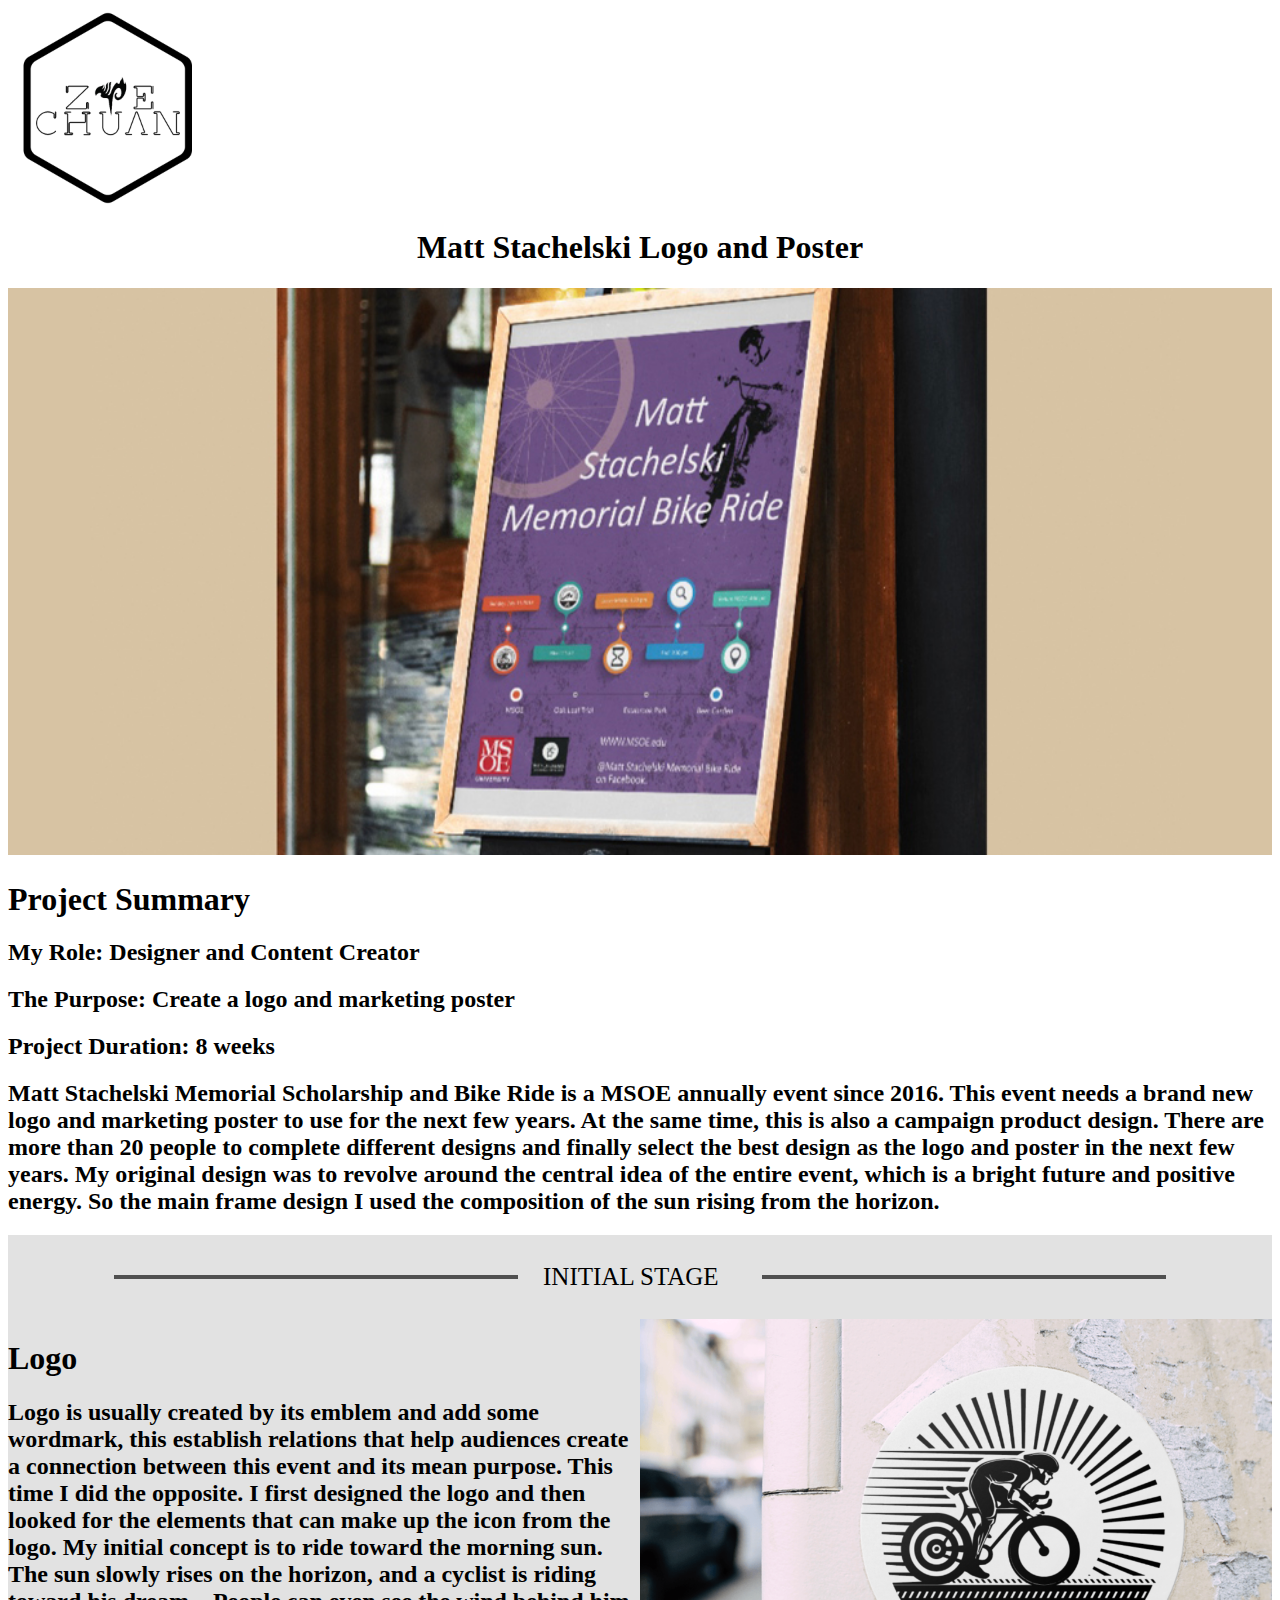
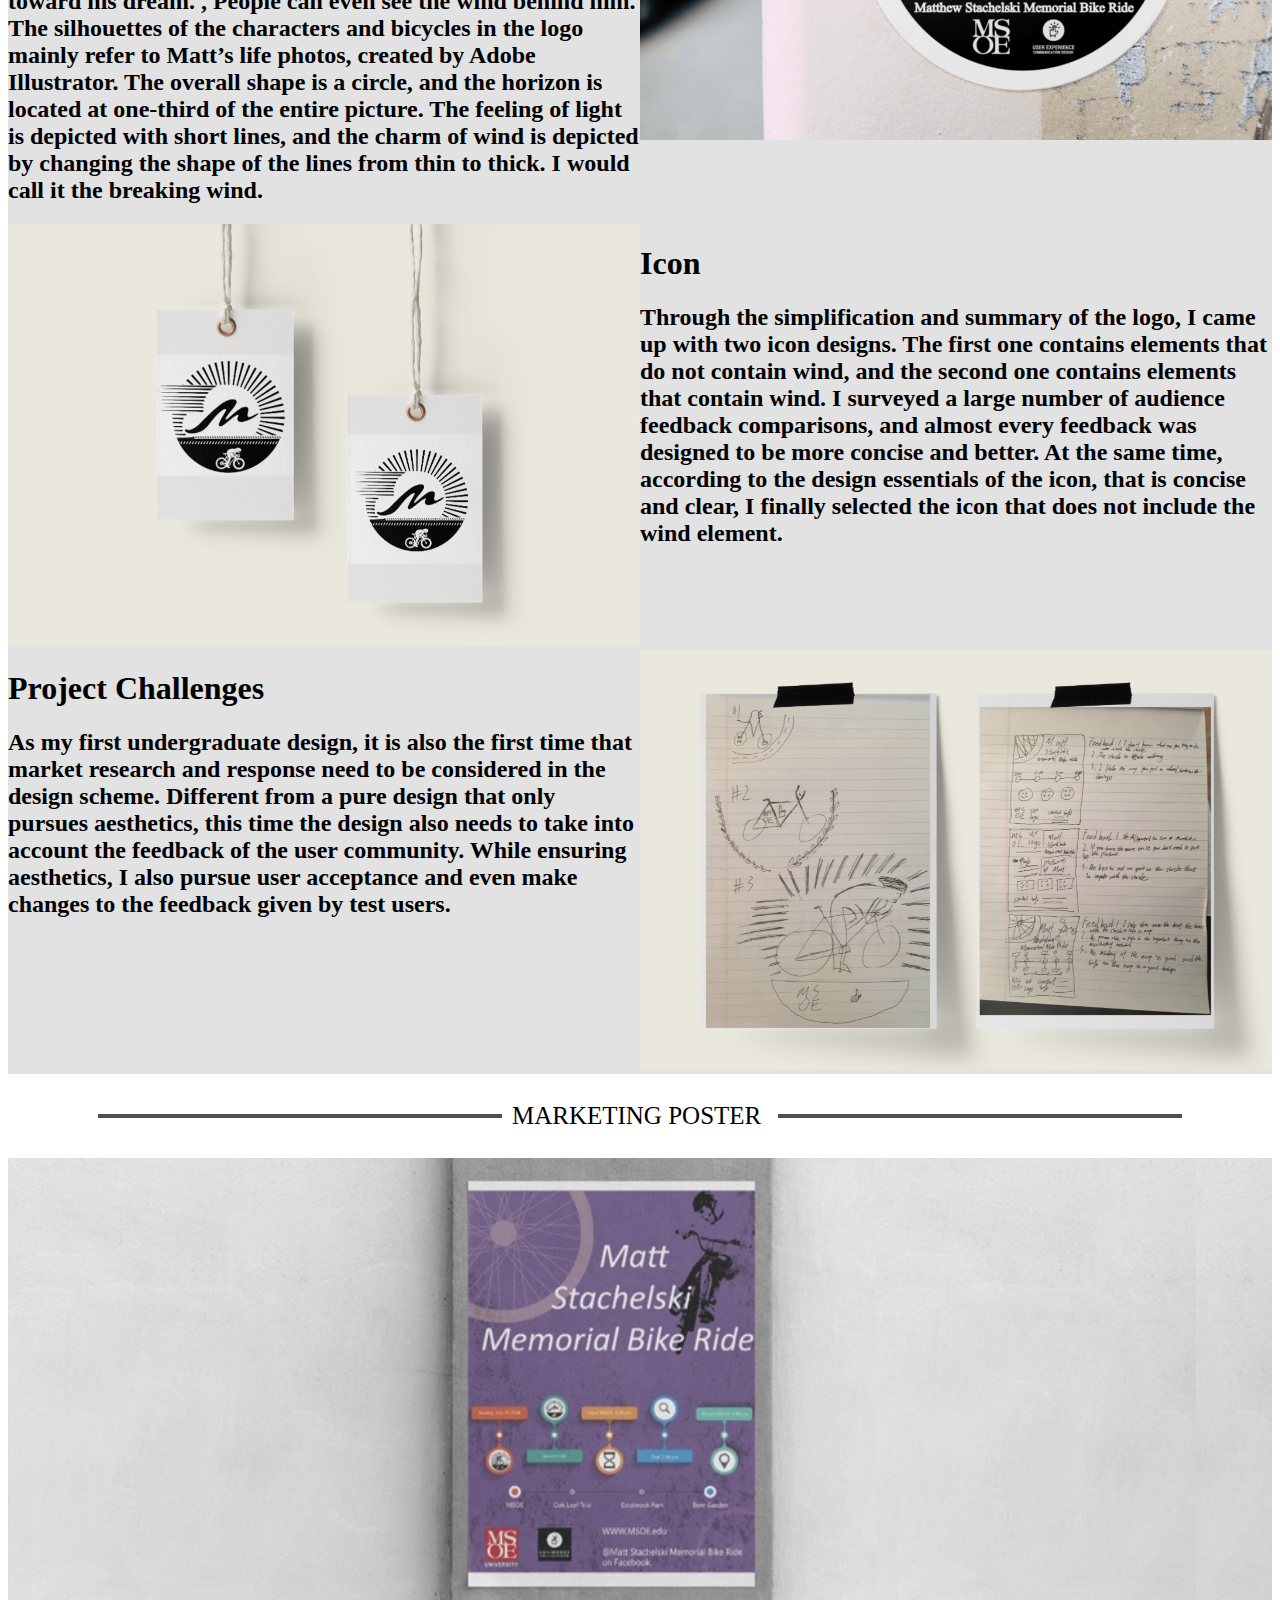
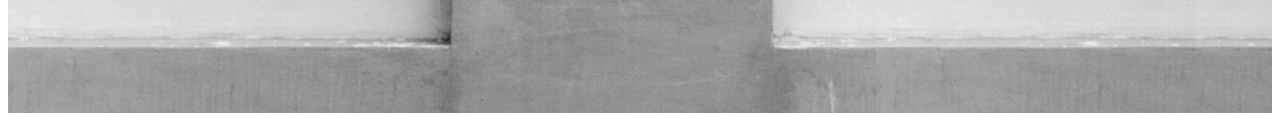
<file: 2018.html>
<!DOCTYPE html>
<html lang="en">
<head>
    <meta charset="UTF-8">
    <meta http-equiv="X-UA-Compatible" content="IE=edge">
    <meta name="viewport" content="width=device-width, initial-scale=1.0">
    <title>Matt Stachelski Logo and Poster</title>
</head>
<body>
    <div id="menu" style="background-color:#ffffff;height:200px;width:100px;float:left;">
    <a href="index.html"><img src="assets/icons/icon1.png" alt="" style="width:200%"></a>
</div>
    <div id="content" style="background-color: #ffffff; height:80%; width:100%;float:left; text-align: center;">
        <h1>Matt Stachelski Logo and Poster</h1>
        <img src="assets/images/P4-1.jpg" alt="" style="width:100%">
    </div>
    <div id="content" style="background-color: #ffffff; height:80%; width:100%;float:left; text-align: left;">
        <h1>Project Summary</h1>
        <h2>My Role: Designer and Content Creator</h2>
        <h2>The Purpose: Create a logo and marketing poster</h2>
        <h2>Project Duration: 8 weeks</h2>
        <h2>Matt Stachelski Memorial Scholarship and Bike Ride is a MSOE annually event since 2016. This event needs a brand new logo and marketing poster to use for the next few years. At the same time, this is also a campaign product design. There are more than 20 people to complete different designs and finally select the best design as the logo and poster in the next few years. My original design was to revolve around the central idea of the entire event, which is a bright future and positive energy. So the main frame design I used the composition of the sun rising from the horizon.</h2>

    </div>
    <div id="content" style="background-color: #e2e2e2; height:100%; width:100%;float:left; text-align: left;">
        <table align="center"  border="0" width=1100 height=80 style="margin:0 auto;">
            <tr>
            <td>
        <hr style="border:2px double #505050" width="400" size="2" />
            </td>
            <td>
            <p style="color:#000000; font-size:25px;">
                INITIAL STAGE
            </p>
            </td>
            <td>
        <hr style="border:2px double #505050" width="400" size="2" />
            </td>
            </tr>
            </table>
            <div class="photo" style="float: right;width: 50%;"><img src="assets/images/P4-2.png"style="width:100%;height:auto"></div>
            <div class="content" style="float: left;width: 50%;">
                <h1>Logo</h1>
                <h2>Logo is usually created by its emblem and add some wordmark, this establish relations that help audiences create a connection between this event and its mean purpose. This time I did the opposite. I first designed the logo and then looked for the elements that can make up the icon from the logo.
                    My initial concept is to ride toward the morning sun. The sun slowly rises on the horizon, and a cyclist is riding toward his dream. , People can even see the wind behind him. The silhouettes of the characters and bicycles in the logo mainly refer to Matt’s life photos, created by Adobe Illustrator.
                    The overall shape is a circle, and the horizon is located at one-third of the entire picture. The feeling of light is depicted with short lines, and the charm of wind is depicted by changing the shape of the lines from thin to thick.
                    I would call it the breaking wind.</h2>
            </div>
            <div id="content" style="background-color: #e2e2e2; height:100%; width:100%;float:left; text-align: left;">
            <div class="photo" style="float:left;width: 50%;"><img src="assets/images/p4-3.png"style="width:100%;height:auto"></div>
            <div class="content" style="float:right;width: 50%;">
                <h1>Icon</h1>
                <h2>Through the simplification and summary of the logo, I came up with two icon designs. The first one contains elements that do not contain wind, and the second one contains elements that contain wind. I surveyed a large number of audience feedback comparisons, and almost every feedback was designed to be more concise and better. At the same time, according to the design essentials of the icon, that is concise and clear, I finally selected the icon that does not include the wind element.</h2>
            </div>
        </div>
            <div id="content" style="background-color: #e2e2e2; height:100%; width:100%;float:left; text-align: left;">
            <div class="photo" style="float:right;width: 50%;"><img src="assets/images/P4-4.png"style="width:100%;height:auto"></div>
            <div class="content" style="float:left;width: 50%;">
                <h1>Project Challenges</h1>
                <h2>As my first undergraduate design, it is also the first time that market research and response need to be considered in the design scheme. Different from a pure design that only pursues aesthetics, this time the design also needs to take into account the feedback of the user community. While ensuring aesthetics, I also pursue user acceptance and even make changes to the feedback given by test users.</h2>
            </div>
        </div>
    </div>
    <div id="content" style="background-color: #ffffff; height:100%; width:100%;float:left; text-align: left;">
        <table align="center"  border="0" width=1100 height=80 style="margin:0 auto;">
            <tr>
            <td>
        <hr style="border:2px double #505050" width="400" size="2" />
            </td>
            <td>
            <p style="color:#000000; font-size:25px;">
                MARKETING POSTER
            </p>
            </td>
            <td>
        <hr style="border:2px double #505050" width="400" size="2" />
            </td>
            </tr>
            </table>
            <div class="photo" style="float: left;width: 100%;"><img src="assets/images/p4.jpg"style="width:100%;height:auto"></div>   
    </div>
</body>
</html>
</file>
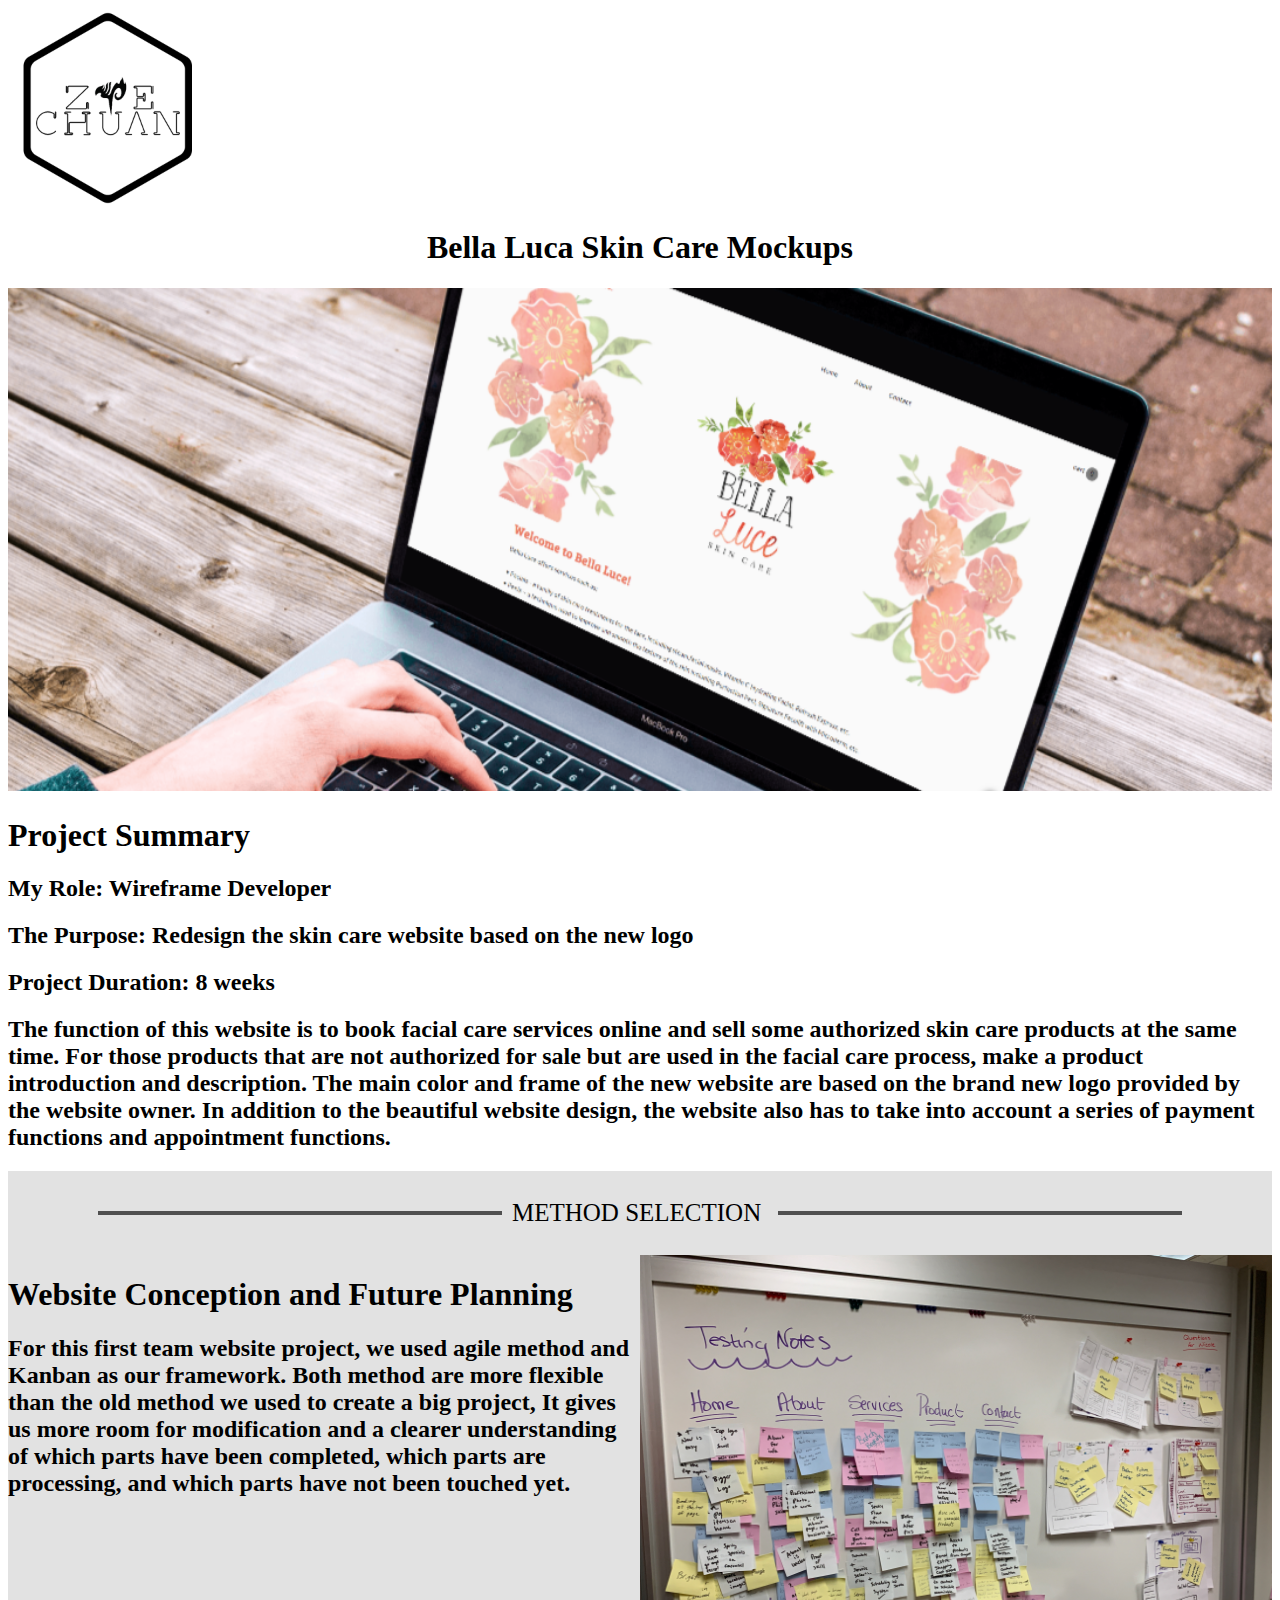
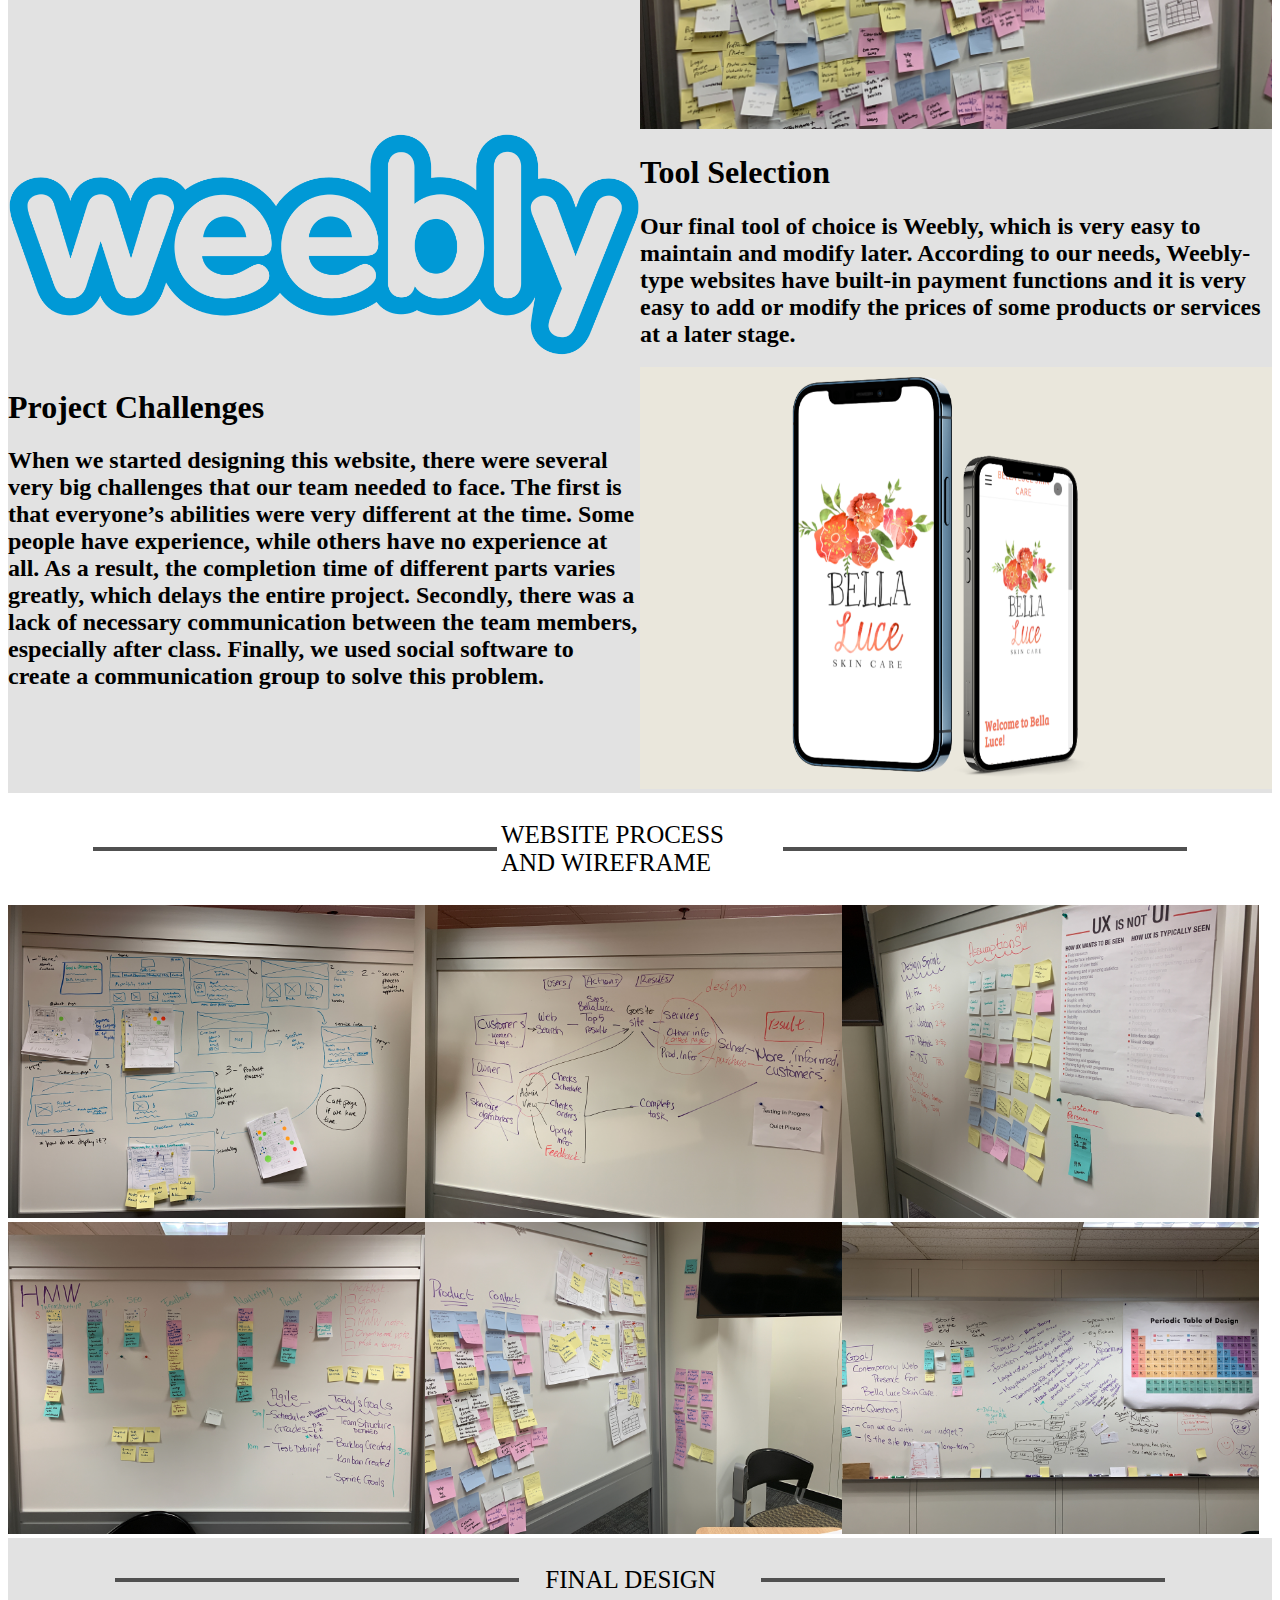
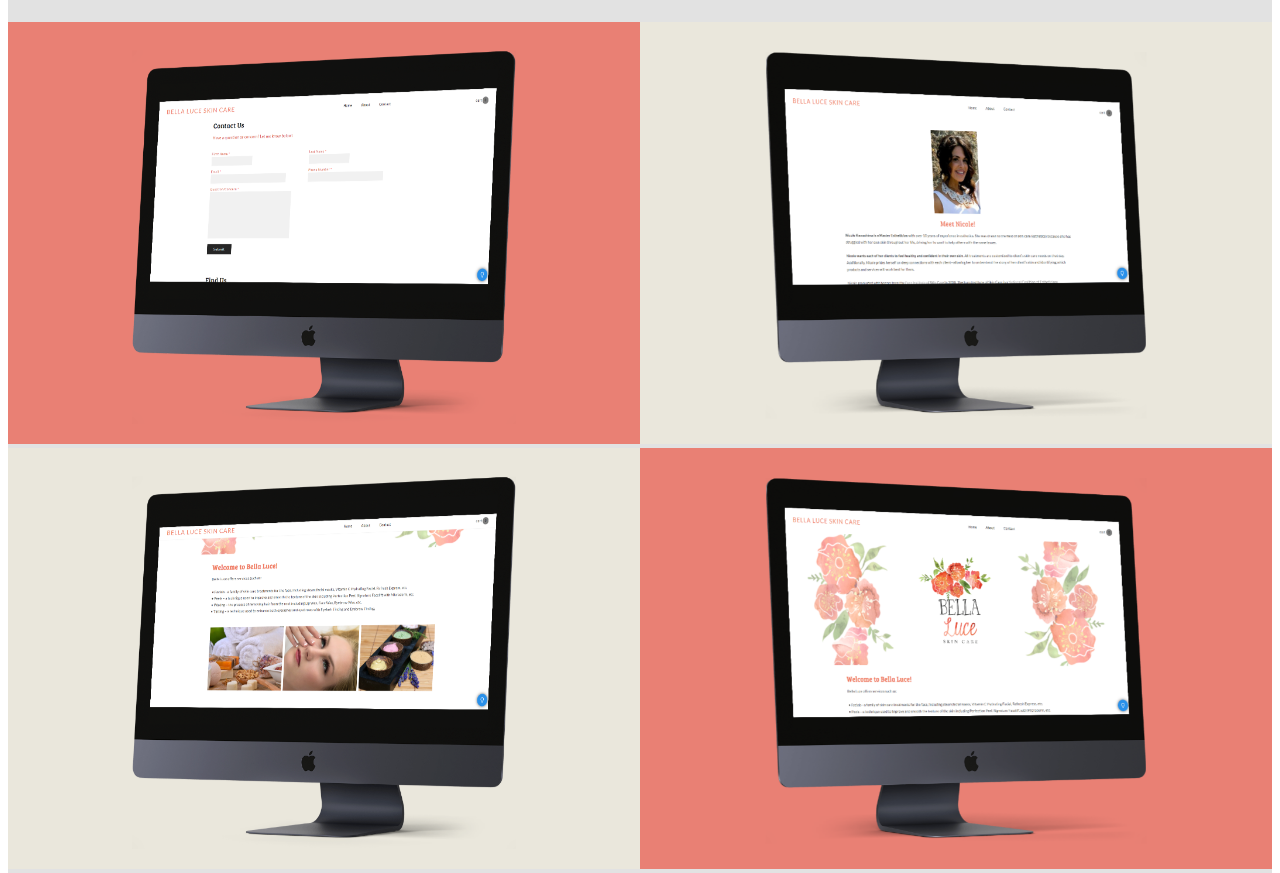
<file: 2019.html>
<!DOCTYPE html>
<html lang="en">
<head>
    <meta charset="UTF-8">
    <meta http-equiv="X-UA-Compatible" content="IE=edge">
    <meta name="viewport" content="width=device-width, initial-scale=1.0">
    <title>Bella Luca Skin Care Mockups</title>
</head>
<body>
    <div id="menu" style="background-color:#ffffff;height:200px;width:100px;float:left;">
    <a href="index.html"><img src="assets/icons/icon1.png" alt="" style="width:200%"></a>
</div>
    <div id="content" style="background-color: #ffffff; height:80%; width:100%;float:left; text-align: center;">
        <h1>Bella Luca Skin Care Mockups</h1>
        <img src="assets/images/p3.png" alt="" style="width:100%">
    </div>
    <div id="content" style="background-color: #ffffff; height:80%; width:100%;float:left; text-align: left;">
        <h1>Project Summary</h1>
        <h2>My Role: Wireframe Developer</h2>
        <h2>The Purpose: Redesign the skin care website based on the new logo</h2>
        <h2>Project Duration: 8 weeks</h2>
        <h2>The function of this website is to book facial care services online and sell some authorized skin care products at the same time. For those products that are not authorized for sale but are used in the facial care process, make a product introduction and description. The main color and frame of the new website are based on the brand new logo provided by the website owner. In addition to the beautiful website design, the website also has to take into account a series of payment functions and appointment functions.</h2>

    </div>
    <div id="content" style="background-color: #e2e2e2; height:100%; width:100%;float:left; text-align: left;">
        <table align="center"  border="0" width=1100 height=80 style="margin:0 auto;">
            <tr>
            <td>
        <hr style="border:2px double #505050" width="400" size="2" />
            </td>
            <td>
            <p style="color:#000000; font-size:25px;">
                METHOD SELECTION
            </p>
            </td>
            <td>
        <hr style="border:2px double #505050" width="400" size="2" />
            </td>
            </tr>
            </table>
            <div class="photo" style="float: right;width: 50%;"><img src="assets/images/p3-1.jpeg"style="width:100%;height:auto"></div>
            <div class="content" style="float: left;width: 50%;">
                <h1>Website Conception and Future Planning</h1>
                <h2>For this first team website project, we used agile method and Kanban as our framework. Both method are more flexible than the old method we used to create a big project, It gives us more room for modification and a clearer understanding of which parts have been completed, which parts are processing, and which parts have not been touched yet.</h2>
            </div>
            <div id="content" style="background-color: #e2e2e2; height:100%; width:100%;float:left; text-align: left;">
            <div class="photo" style="float:left;width: 50%;"><img src="assets/images/p3-2.png"style="width:100%;height:auto"></div>
            <div class="content" style="float:right;width: 50%;">
                <h1>Tool Selection</h1>
                <h2>Our final tool of choice is Weebly, which is very easy to maintain and modify later. According to our needs, Weebly-type websites have built-in payment functions and it is very easy to add or modify the prices of some products or services at a later stage.</h2>
            </div>
        </div>
            <div id="content" style="background-color: #e2e2e2; height:100%; width:100%;float:left; text-align: left;">
            <div class="photo" style="float:right;width: 50%;"><img src="assets/images/p3-3.png"style="width:100%;height:auto"></div>
            <div class="content" style="float:left;width: 50%;">
                <h1>Project Challenges</h1>
                <h2>When we started designing this website, there were several very big challenges that our team needed to face. The first is that everyone’s abilities were very different at the time. Some people have experience, while others have no experience at all. As a result, the completion time of different parts varies greatly, which delays the entire project. Secondly, there was a lack of necessary communication between the team members, especially after class. Finally, we used social software to create a communication group to solve this problem.</h2>
            </div>
        </div>
    </div>
    <div id="content" style="background-color: #ffffff; height:100%; width:100%;float:left; text-align: left;">
        <table align="center"  border="0" width=1100 height=80 style="margin:0 auto;">
            <tr>
            <td>
        <hr style="border:2px double #505050" width="400" size="2" />
            </td>
            <td>
            <p style="color:#000000; font-size:25px;">
                WEBSITE PROCESS AND WIREFRAME
            </p>
            </td>
            <td>
        <hr style="border:2px double #505050" width="400" size="2" />
            </td>
            </tr>
            </table>
            <div class="photo" style="float: left;width: 33%;"><img src="assets/images/p3-4.jpeg"style="width:100%;height:auto"></div>   
            <div class="photo" style="float: left;width: 33%;"><img src="assets/images/p3-5.jpeg"style="width:100%;height:auto"></div> 
            <div class="photo" style="float: left;width: 33%;"><img src="assets/images/p3-6.jpeg"style="width:100%;height:auto"></div>   
            <div class="photo" style="float: left;width: 33%;"><img src="assets/images/p3-7.jpeg"style="width:100%;height:auto"></div> 
            <div class="photo" style="float: left;width: 33%;"><img src="assets/images/p3-8.jpeg"style="width:100%;height:auto"></div> 
            <div class="photo" style="float: left;width: 33%;"><img src="assets/images/p3-9.jpeg"style="width:100%;height:auto"></div>   
    </div>
    <div id="content" style="background-color: #e2e2e2; height:100%; width:100%;float:left; text-align: left;">
        <table align="center"  border="0" width=1100 height=80 style="margin:0 auto;">
            <tr>
            <td>
        <hr style="border:2px double #505050" width="400" size="2" />
            </td>
            <td>
            <p style="color:#000000; font-size:25px;">
                FINAL DESIGN
            </p>
            </td>
            <td>
        <hr style="border:2px double #505050" width="400" size="2" />
            </td>
            </tr>
            </table>
            <div class="photo" style="float: left;width: 50%;"><img src="assets/images/p3-10.png"style="width:100%;height:auto"></div>   
            <div class="photo" style="float: left;width: 50%;"><img src="assets/images/p3-11.png"style="width:100%;height:auto"></div> 
            <div class="photo" style="float: left;width: 50%;"><img src="assets/images/p3-12.png"style="width:100%;height:auto"></div>   
            <div class="photo" style="float: left;width: 50%;"><img src="assets/images/p3-13.png"style="width:100%;height:auto"></div> 
    </div>
</body>
</html>
</file>
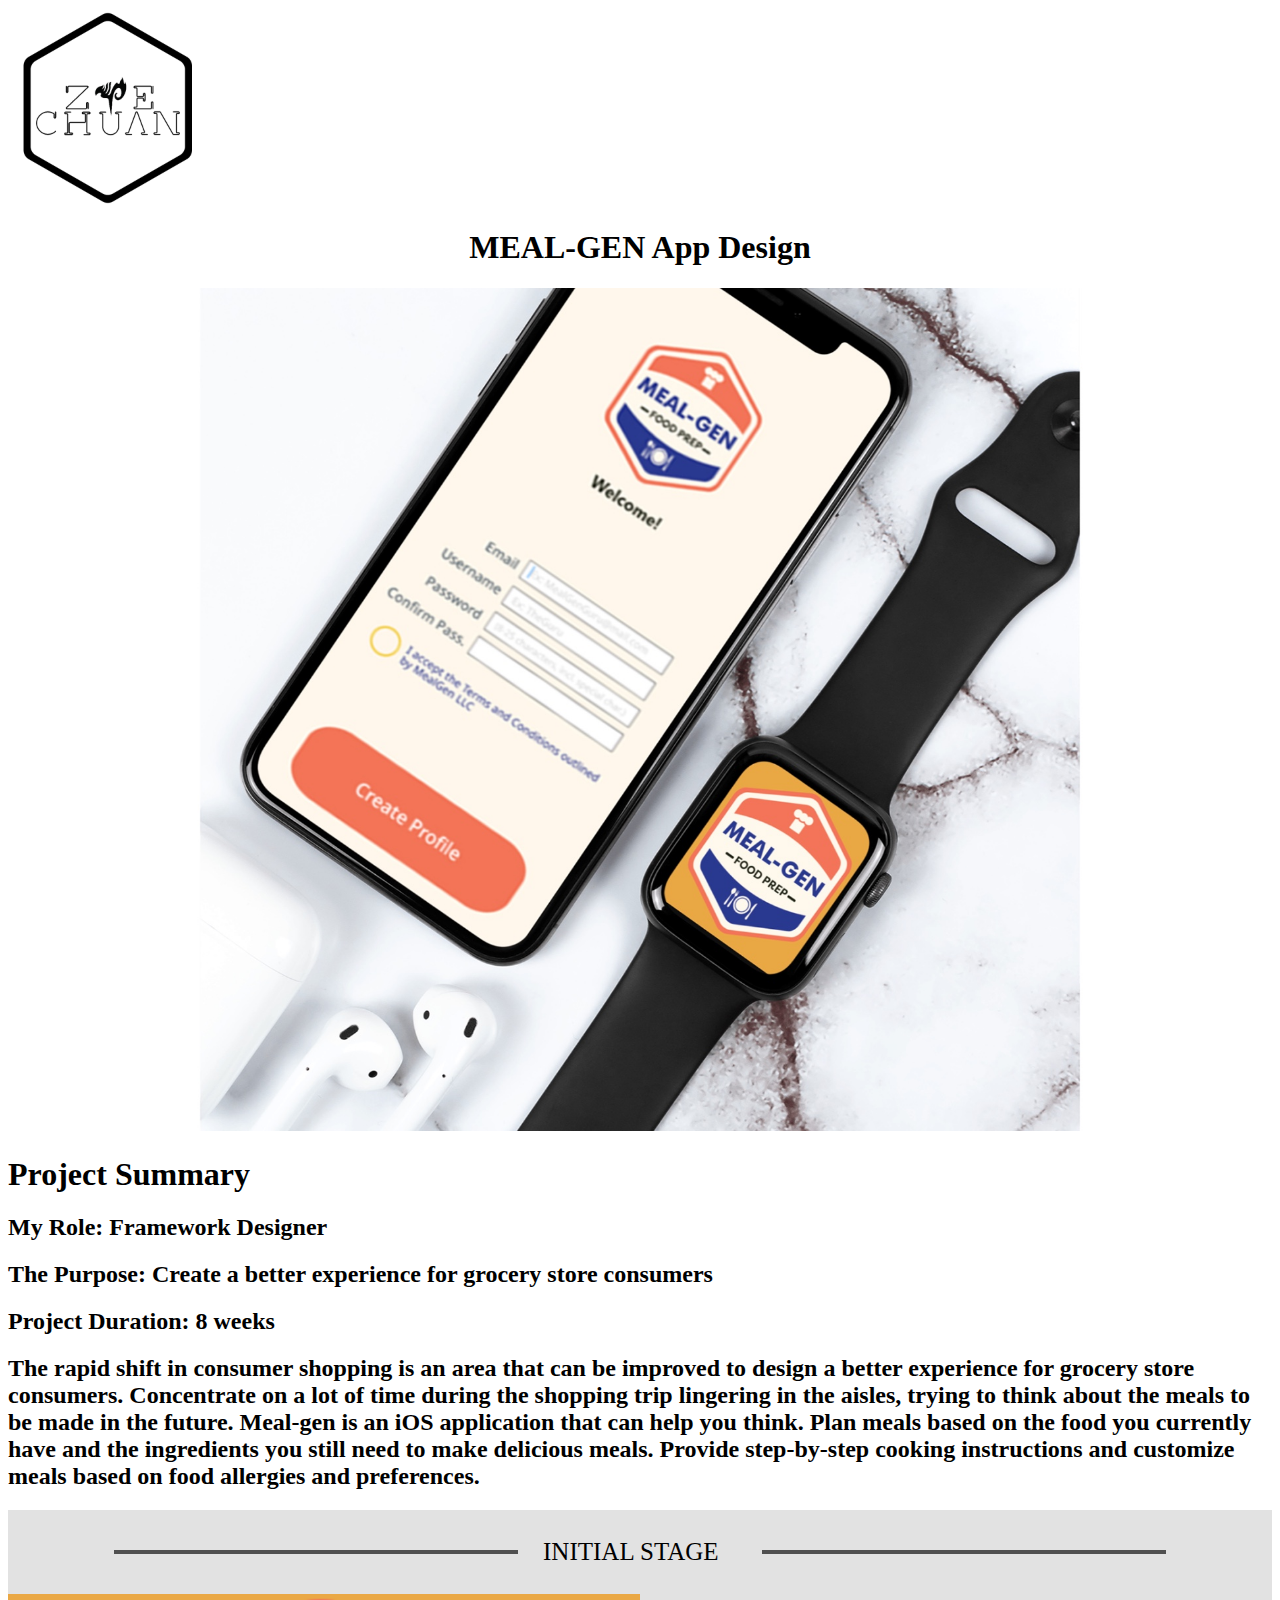
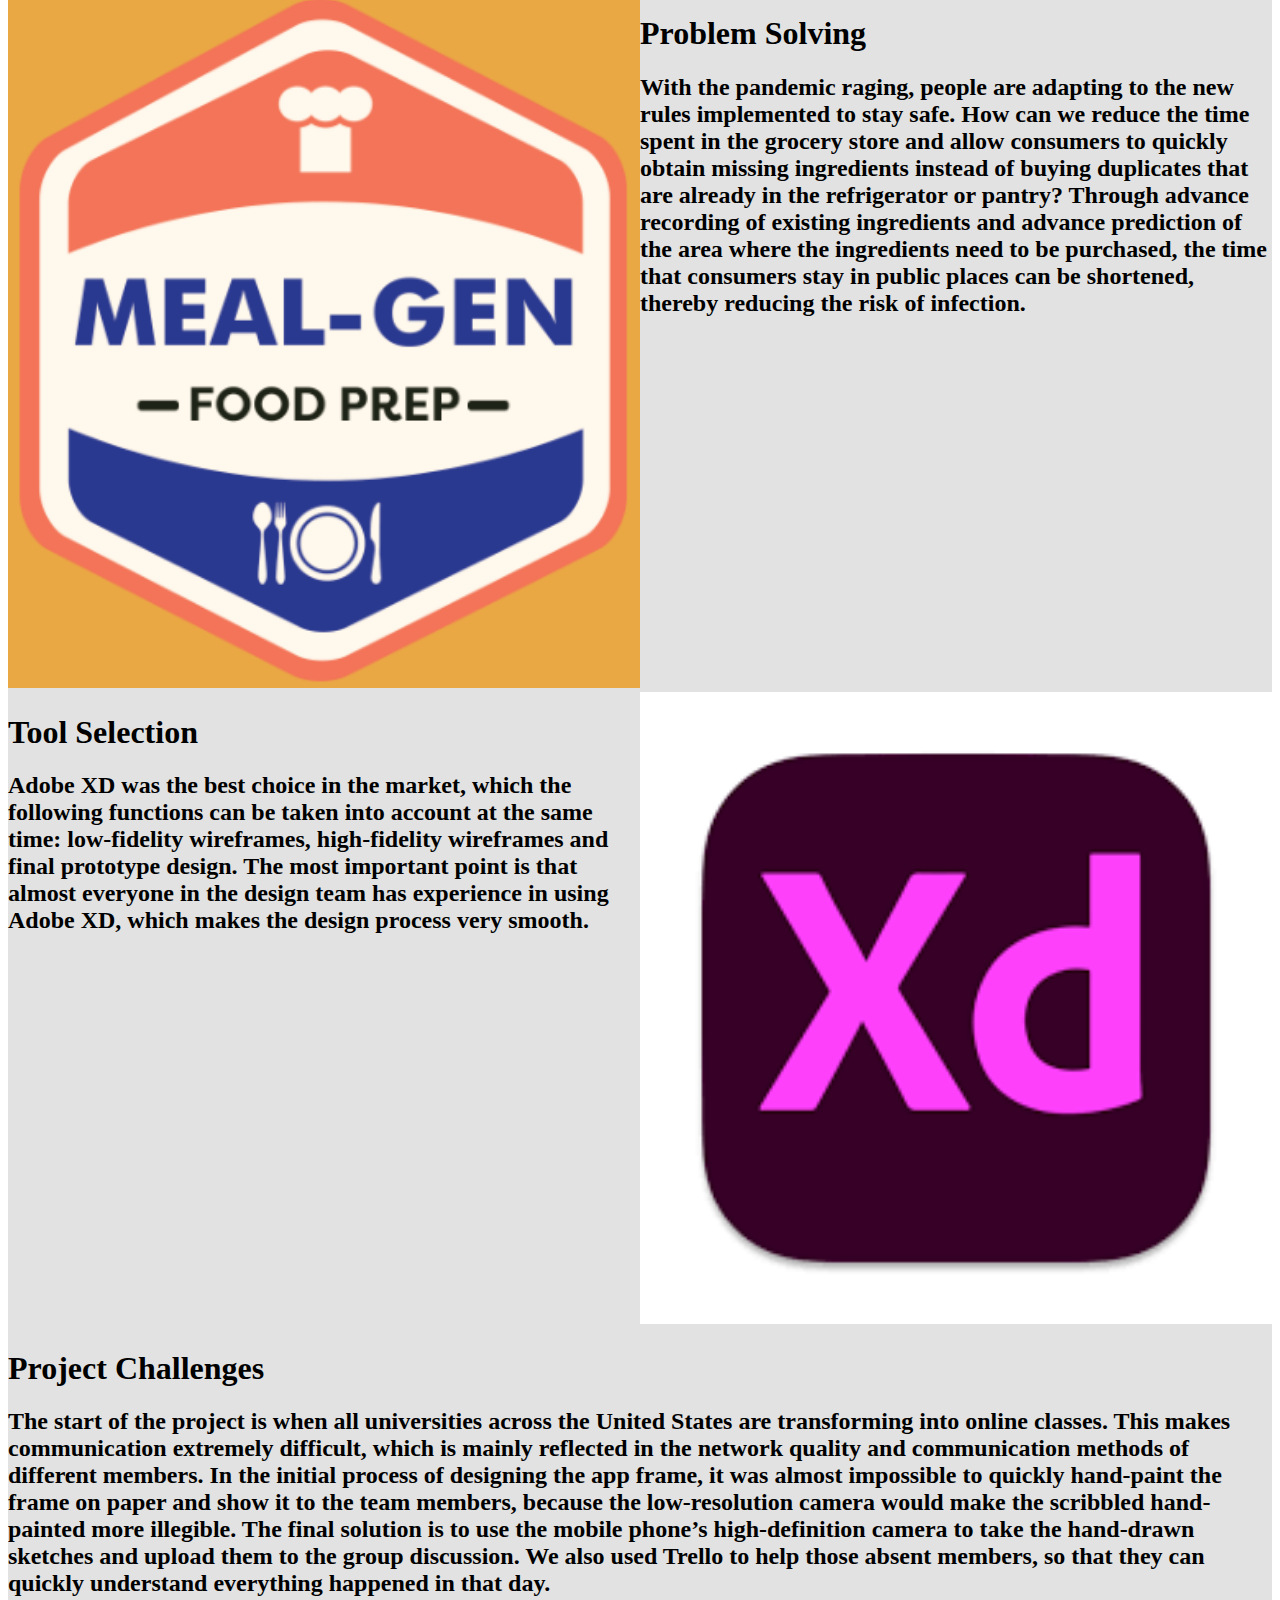
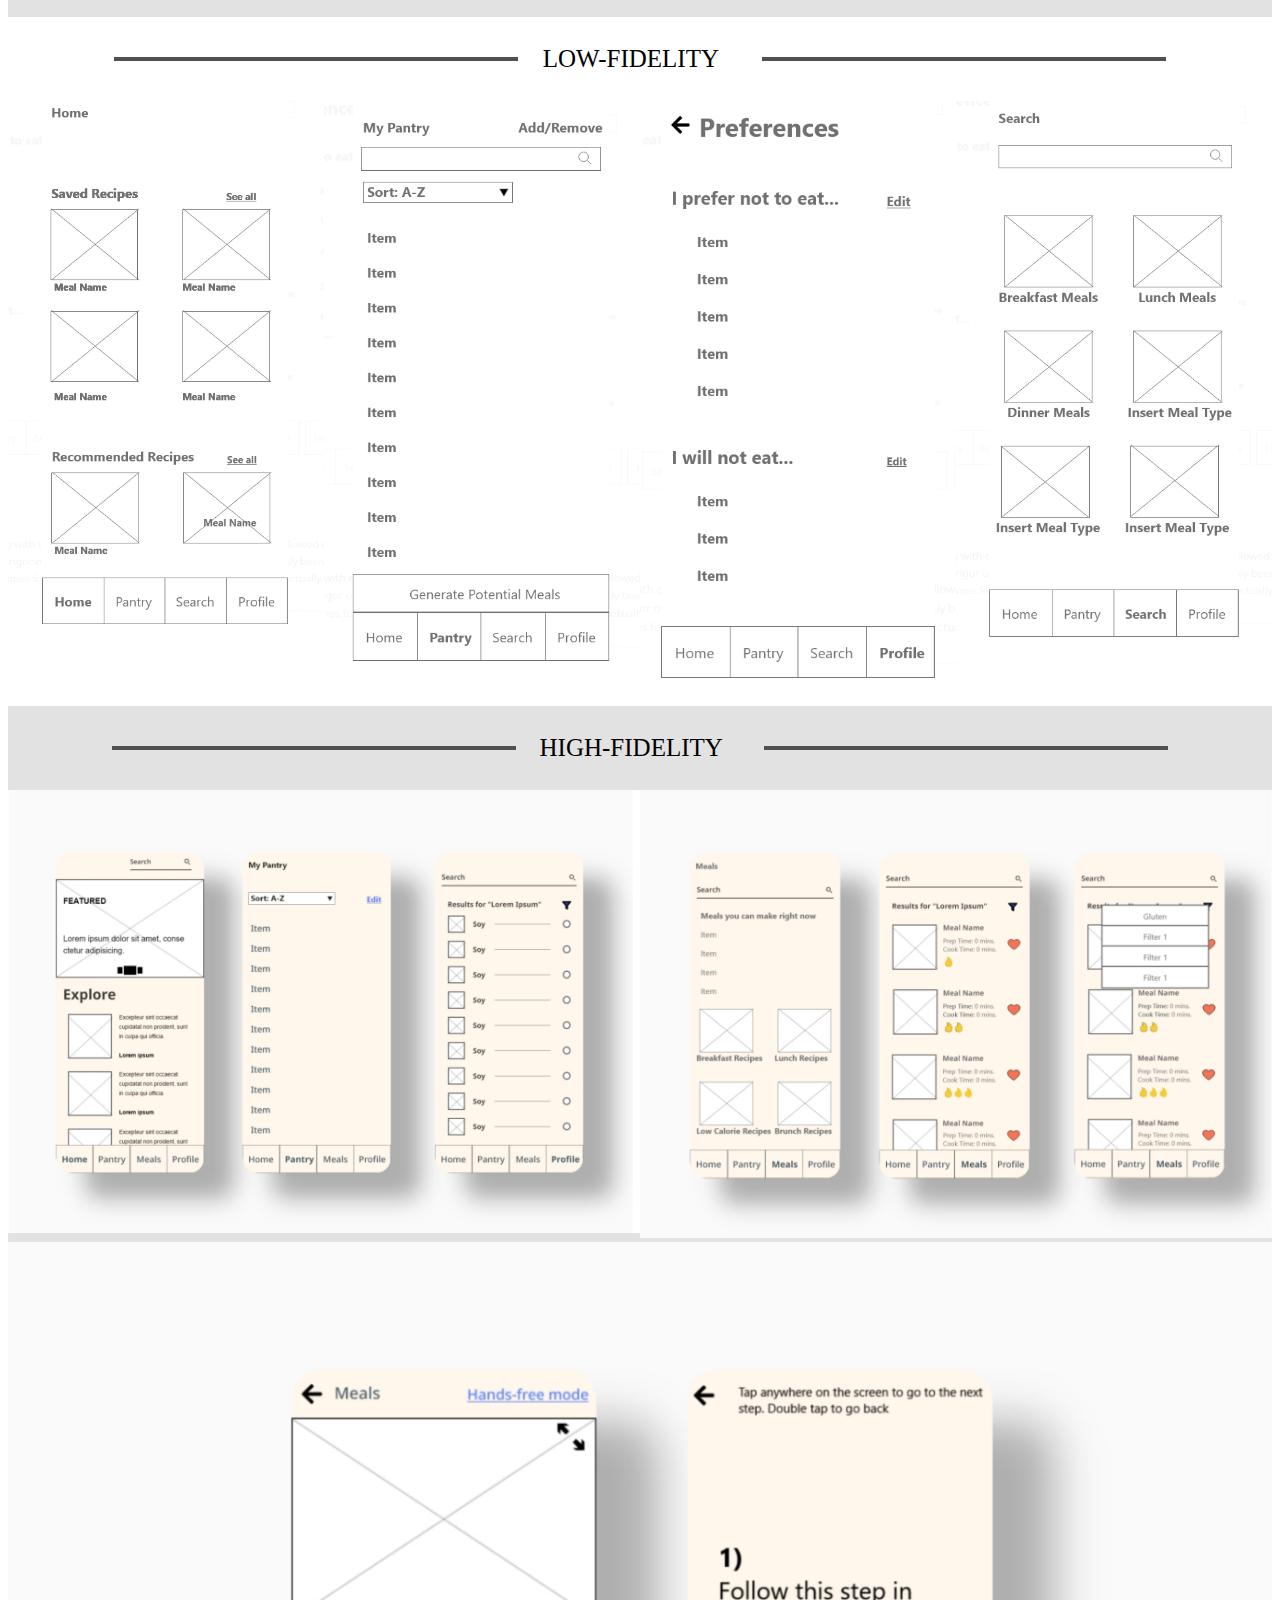
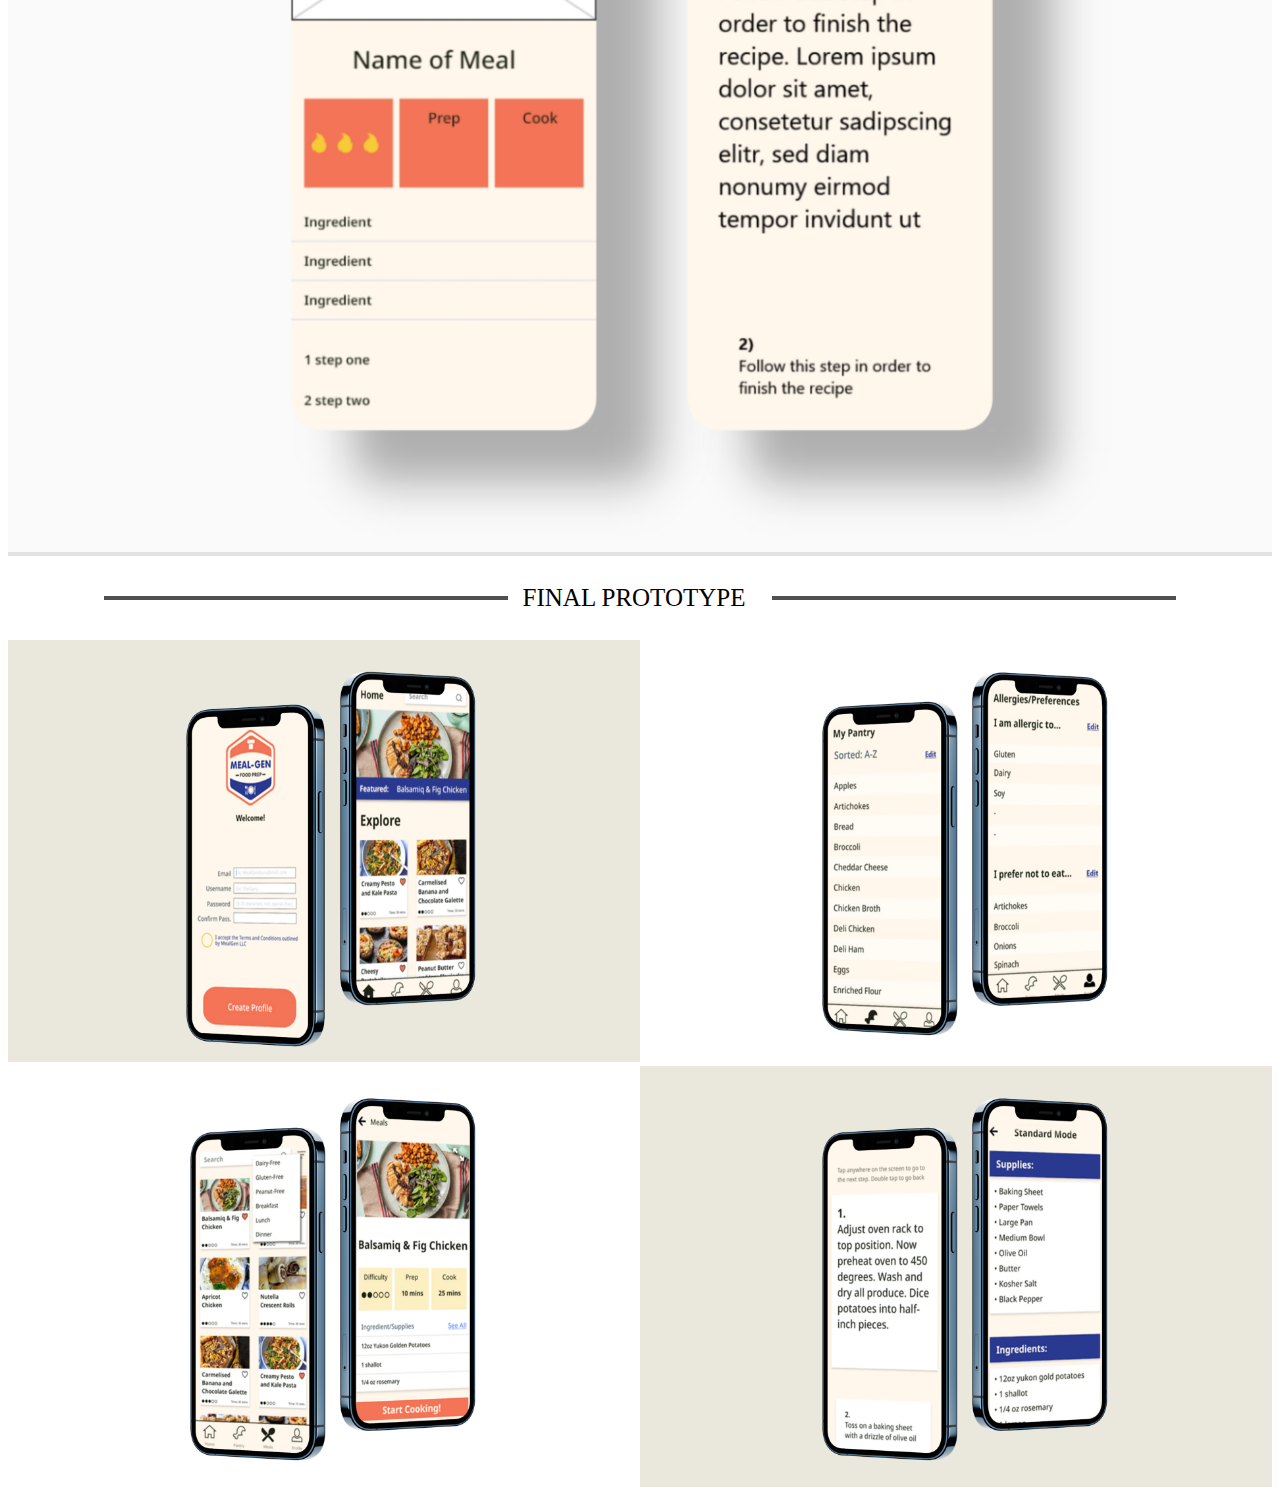
<file: 2020.html>
<!DOCTYPE html>
<html lang="en">
<head>
    <meta charset="UTF-8">
    <meta http-equiv="X-UA-Compatible" content="IE=edge">
    <meta name="viewport" content="width=device-width, initial-scale=1.0">
    <title>MEAL-GEN App Design</title>
</head>
<body>
    <div id="menu" style="background-color:#ffffff;height:200px;width:100px;float:left;">
    <a href="index.html"><img src="assets/icons/icon1.png" alt="" style="width:200%"></a>
</div>
    <div id="content" style="background-color: #ffffff; height:80%; width:100%;float:left; text-align: center;">
        <h1>MEAL-GEN App Design</h1>
        <img src="assets/images/p2-1.jpg" alt="" style="width:100%">
    </div>
    <div id="content" style="background-color: #ffffff; height:80%; width:100%;float:left; text-align: left;">
        <h1>Project Summary</h1>
        <h2>My Role: Framework Designer</h2>
        <h2>The Purpose: Create a better experience for grocery store consumers</h2>
        <h2>Project Duration: 8 weeks</h2>
        <h2>The rapid shift in consumer shopping is an area that can be improved to design a better experience for grocery store consumers.
             Concentrate on a lot of time during the shopping trip lingering in the aisles, trying to think about the meals to be made in the future.
              Meal-gen is an iOS application that can help you think. Plan meals based on the food you currently have and the ingredients you still need to make delicious meals.
               Provide step-by-step cooking instructions and customize meals based on food allergies and preferences.
        </h2>
    </div>
    <div id="content" style="background-color: #e2e2e2; height:100%; width:100%;float:left; text-align: left;">
        <table align="center"  border="0" width=1100 height=80 style="margin:0 auto;">
            <tr>
            <td>
        <hr style="border:2px double #505050" width="400" size="2" />
            </td>
            <td>
            <p style="color:#000000; font-size:25px;">
                INITIAL STAGE
            </p>
            </td>
            <td>
        <hr style="border:2px double #505050" width="400" size="2" />
            </td>
            </tr>
            </table>
            <div class="photo" style="float: left;width: 50%;"><img src="assets/images/p2-2.png"style="width:100%;height:auto"></div>
            <div class="content" style="float: right;width: 50%;">
                <h1>Problem Solving</h1>
                <h2>With the pandemic raging, people are adapting to the new rules implemented to stay safe. How can we reduce the time spent in the grocery store and allow consumers to quickly obtain missing ingredients instead of buying duplicates that are already in the refrigerator or pantry? Through advance recording of existing ingredients and advance prediction of the area where the ingredients need to be purchased, the time that consumers stay in public places can be shortened, thereby reducing the risk of infection.</h2>
            </div>
            <div id="content" style="background-color: #e2e2e2; height:100%; width:100%;float:left; text-align: left;">
            <div class="photo" style="float:right;width: 50%;"><img src="assets/images/p2-3.png"style="width:100%;height:auto"></div>
            <div class="content" style="float:left;width: 50%;">
                <h1>Tool Selection</h1>
                <h2>Adobe XD was the best choice in the market, which the following functions can be taken into account at the same time: low-fidelity wireframes, high-fidelity wireframes and final prototype design. The most important point is that almost everyone in the design team has experience in using Adobe XD, which makes the design process very smooth.</h2>
            </div>
        </div>
            <div id="content" style="background-color: #e2e2e2; height:100%; width:100%;float:left; text-align: left;">
            <div class="content" style="float:left;width: 100%;">
                <h1>Project Challenges</h1>
                <h2>The start of the project is when all universities across the United States are transforming into online classes. This makes communication extremely difficult, which is mainly reflected in the network quality and communication methods of different members. In the initial process of designing the app frame, it was almost impossible to quickly hand-paint the frame on paper and show it to the team members, because the low-resolution camera would make the scribbled hand-painted more illegible. The final solution is to use the mobile phone’s high-definition camera to take the hand-drawn sketches and upload them to the group discussion. We also used Trello to help those absent members, so that they can quickly understand everything happened in that day.</h2>
            </div>
        </div>
    </div>
    <div id="content" style="background-color: #ffffff; height:100%; width:100%;float:left; text-align: left;">
        <table align="center"  border="0" width=1100 height=80 style="margin:0 auto;">
            <tr>
            <td>
        <hr style="border:2px double #505050" width="400" size="2" />
            </td>
            <td>
            <p style="color:#000000; font-size:25px;">
                LOW-FIDELITY
            </p>
            </td>
            <td>
        <hr style="border:2px double #505050" width="400" size="2" />
            </td>
            </tr>
            </table>
            <div class="photo" style="float: left;width: 25%;"><img src="assets/images/p2-11.png"style="width:100%;height:auto"></div>   
            <div class="photo" style="float: left;width: 25%;"><img src="assets/images/p2-12.png"style="width:100%;height:auto"></div> 
            <div class="photo" style="float: left;width: 25%;"><img src="assets/images/p2-13.png"style="width:100%;height:auto"></div>   
            <div class="photo" style="float: left;width: 25%;"><img src="assets/images/p2-14.png"style="width:100%;height:auto"></div> 
    </div>
    <div id="content" style="background-color: #e2e2e2; height:100%; width:100%;float:left; text-align: left;">
        <table align="center"  border="0" width=1100 height=80 style="margin:0 auto;">
            <tr>
            <td>
        <hr style="border:2px double #505050" width="400" size="2" />
            </td>
            <td>
            <p style="color:#000000; font-size:25px;">
                HIGH-FIDELITY
            </p>
            </td>
            <td>
        <hr style="border:2px double #505050" width="400" size="2" />
            </td>
            </tr>
            </table>
            <div class="photo" style="float: left;width: 50%;"><img src="assets/images/p2-8.png"style="width:100%;height:auto"></div>   
            <div class="photo" style="float: right;width: 50%;"><img src="assets/images/p2-9.png"style="width:100%;height:auto"></div> 
            <div class="photo" style="float: left;width: 100%;"><img src="assets/images/p2-10.png"style="width:100%;height:auto"></div>   
    </div>
    <div id="content" style="background-color: #ffffff; height:100%; width:100%;float:left; text-align: left;">
        <table align="center"  border="0" width=1100 height=80 style="margin:0 auto;">
            <tr>
            <td>
        <hr style="border:2px double #505050" width="400" size="2" />
            </td>
            <td>
            <p style="color:#000000; font-size:25px;">
                FINAL PROTOTYPE
            </p>
            </td>
            <td>
        <hr style="border:2px double #505050" width="400" size="2" />
            </td>
            </tr>
            </table>
            <div class="photo" style="float: left;width: 50%;"><img src="assets/images/p2-4.png"style="width:100%;height:auto"></div>   
            <div class="photo" style="float: left;width: 50%;"><img src="assets/images/p2-5.png"style="width:100%;height:auto"></div> 
            <div class="photo" style="float: left;width: 50%;"><img src="assets/images/p2-6.png"style="width:100%;height:auto"></div>   
            <div class="photo" style="float: left;width: 50%;"><img src="assets/images/p2-7.png"style="width:100%;height:auto"></div> 
    </div>
</body>
</html>
</file>
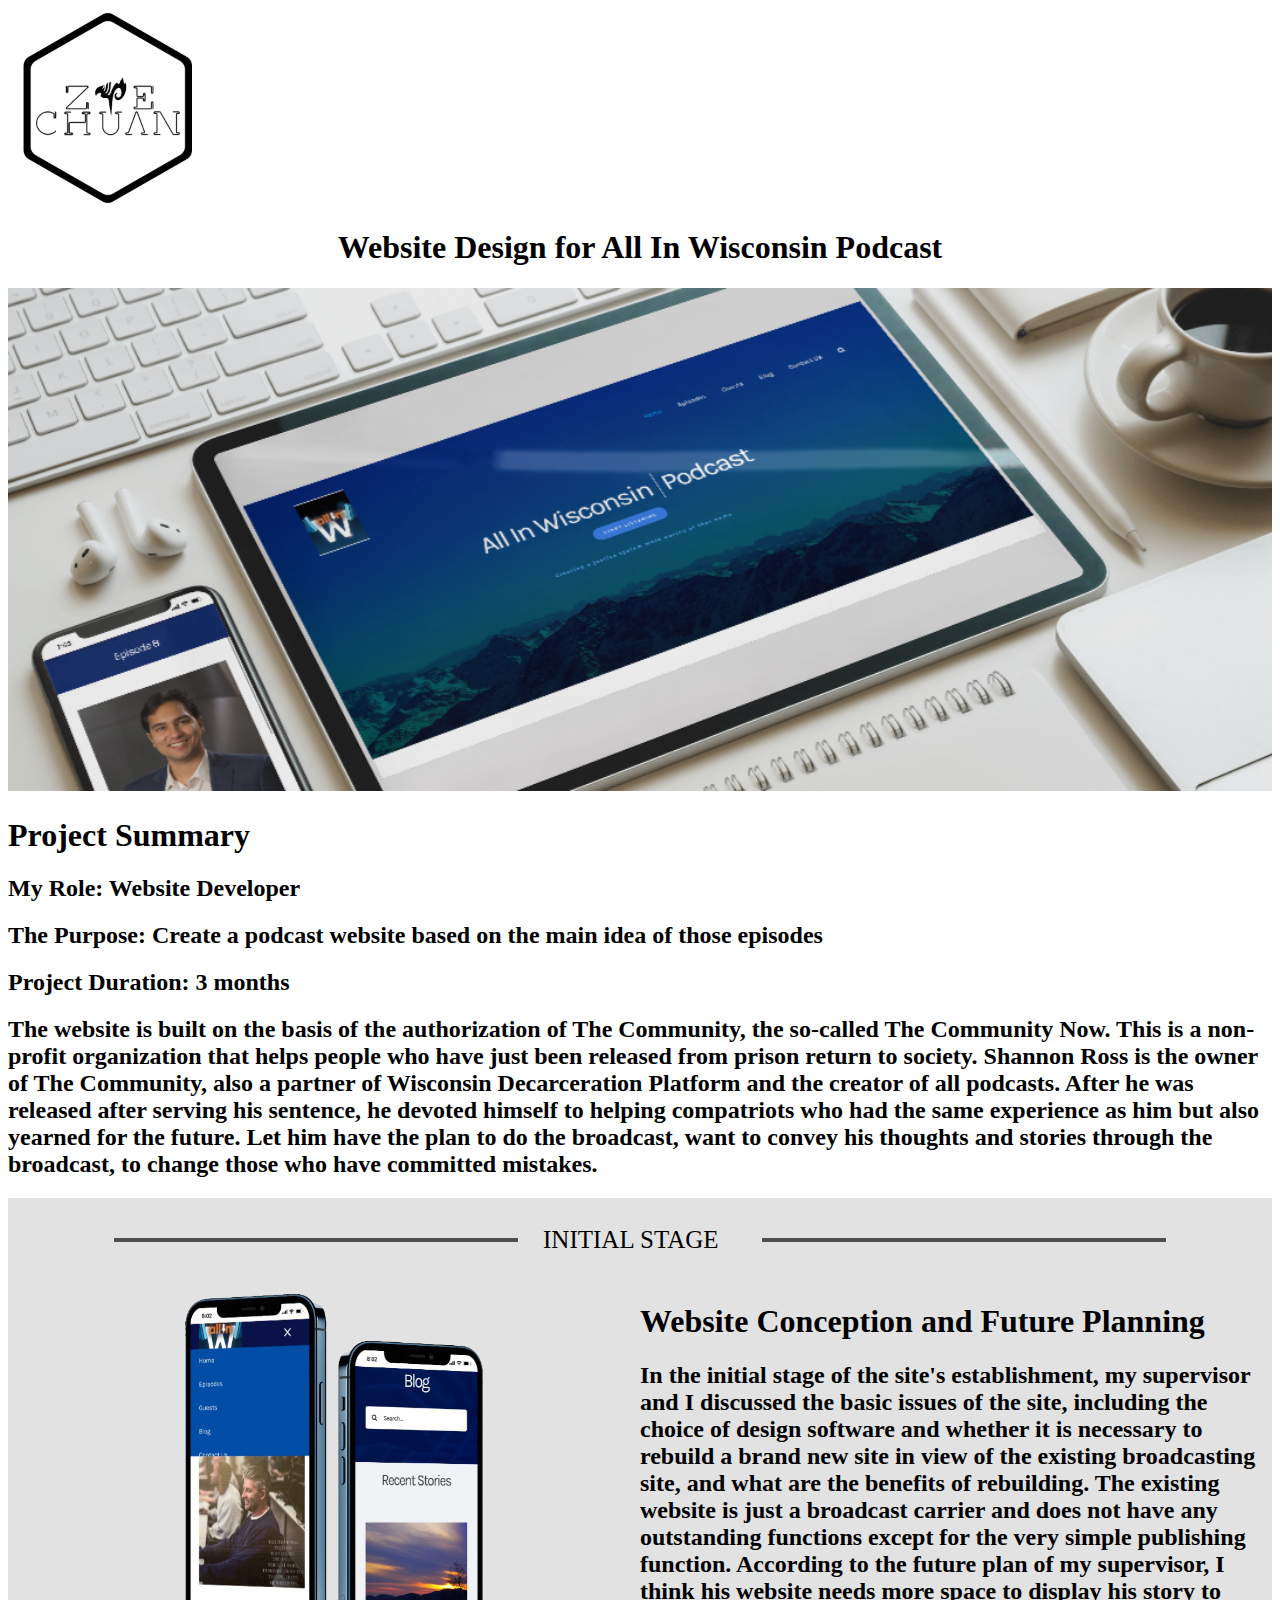
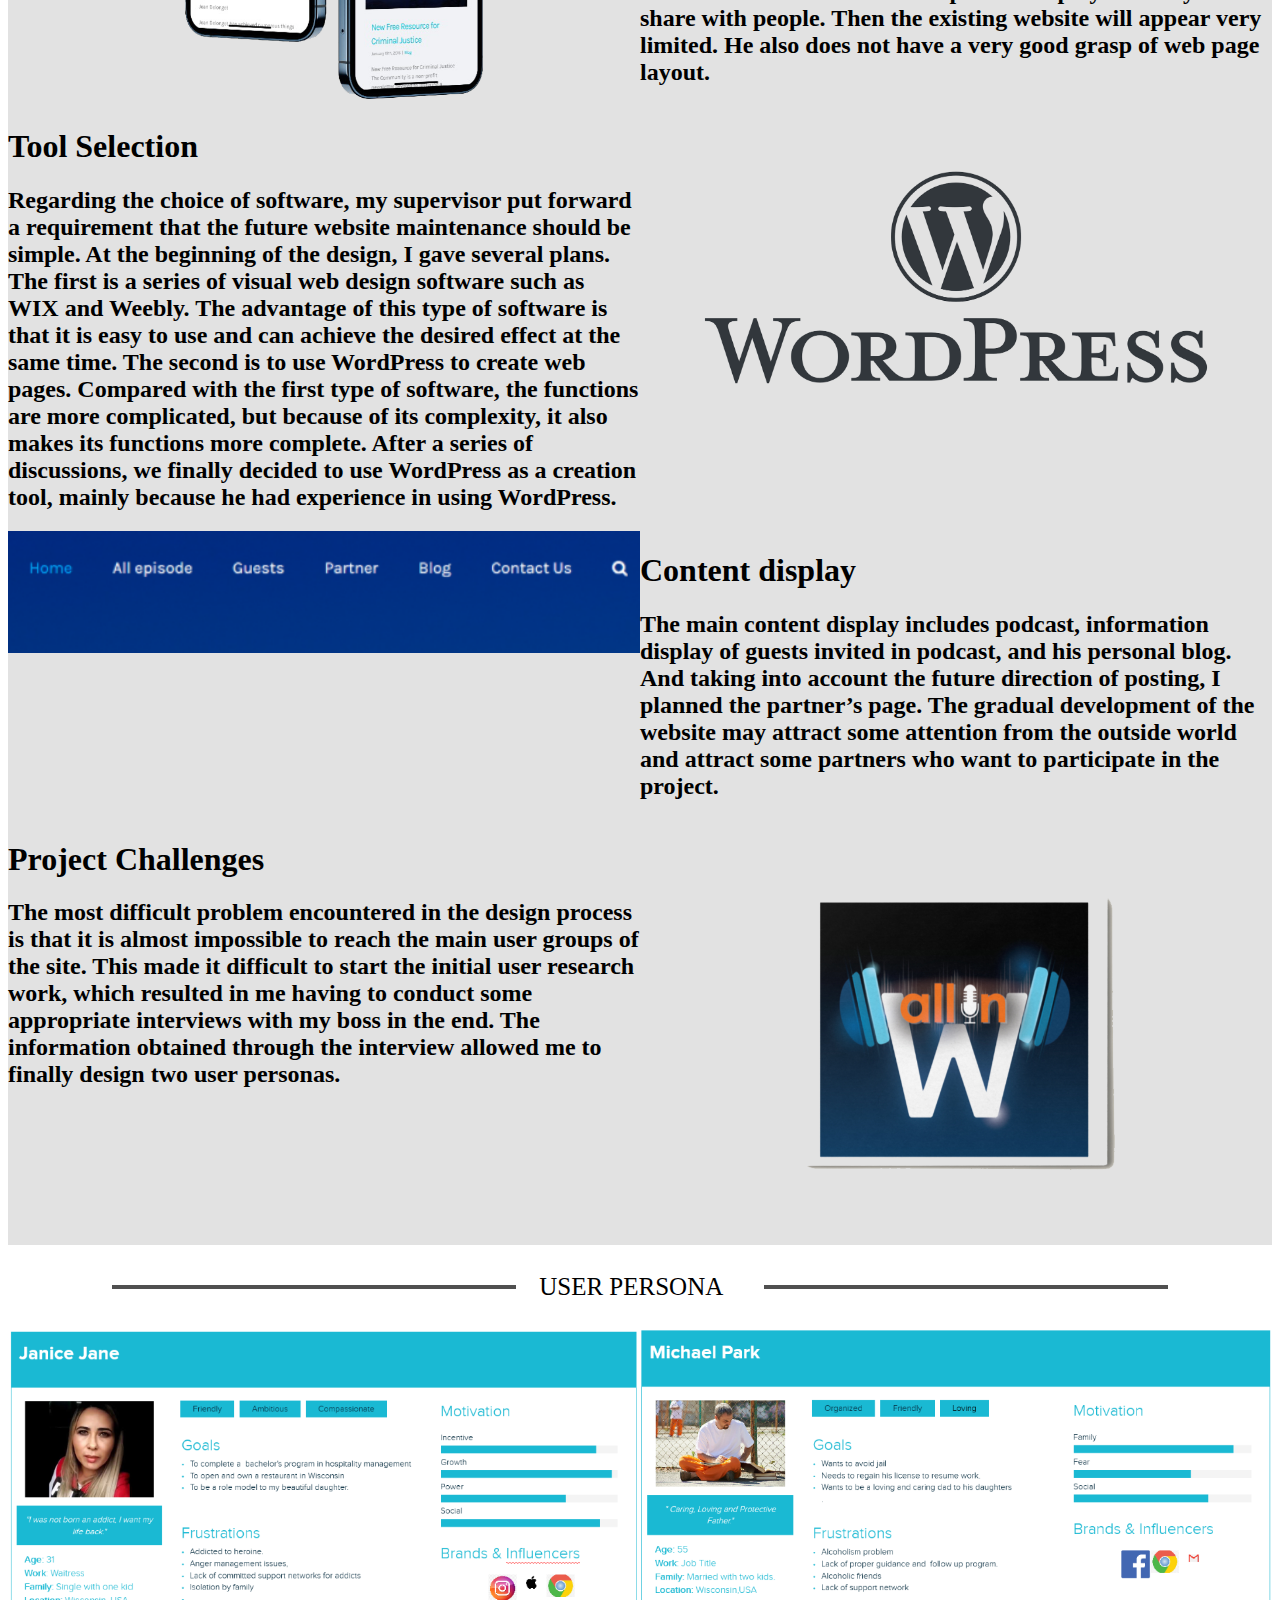
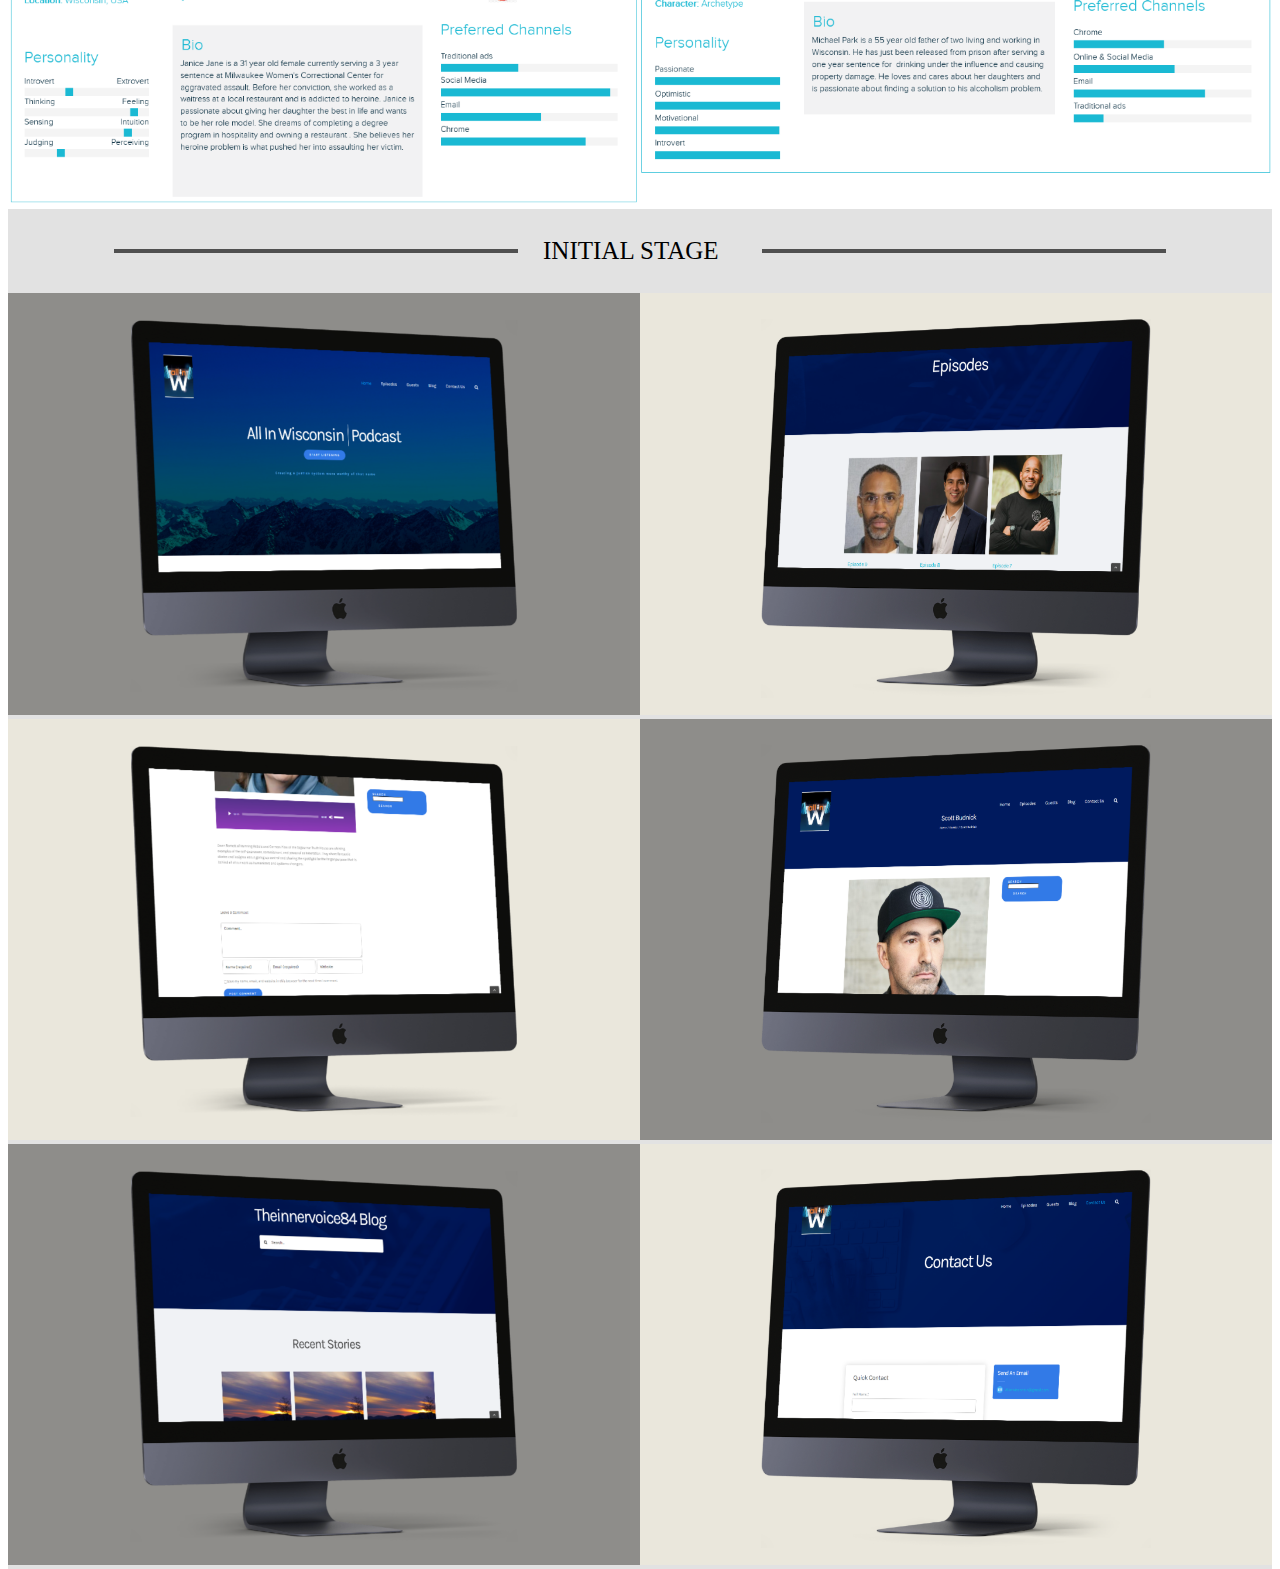
<file: 2021.html>
<!DOCTYPE html>
<html lang="en">
<head>
    <meta charset="UTF-8">
    <meta http-equiv="X-UA-Compatible" content="IE=edge">
    <meta name="viewport" content="width=device-width, initial-scale=1.0">
    <title>Website Design For All In Wisconsin Podcast</title>
</head>
<body>
    <div id="menu" style="background-color:#ffffff;height:200px;width:100px;float:left;">
    <a href="index.html"><img src="assets/icons/icon1.png" alt="" style="width:200%"></a>
</div>
<div id="content" style="background-color: #ffffff; height:80%; width:100%;float:left; text-align: center;">
    <h1>Website Design for All In Wisconsin Podcast</h1>
    <img src="assets/images/p1.png" alt="" style="width:100%">
</div>
<div id="content" style="background-color: #ffffff; height:80%; width:100%;float:left; text-align: left;">
    <h1>Project Summary</h1>
    <h2>My Role: Website Developer</h2>
    <h2>The Purpose: Create a podcast website based on the main idea of those episodes</h2>
    <h2>Project Duration: 3 months</h2>
    <h2>The website is built on the basis of the authorization of The Community, the so-called The Community Now. 
        This is a non-profit organization that helps people who have just been released from prison return to society. 
        Shannon Ross is the owner of The Community, also a partner of Wisconsin Decarceration Platform and the creator of all podcasts. 
        After he was released after serving his sentence, he devoted himself to helping compatriots who had the same experience as him 
        but also yearned for the future. Let him have the plan to do the broadcast, 
        want to convey his thoughts and stories through the broadcast, to change those who have committed mistakes.</h2>
</div>
<div id="content" style="background-color: #e2e2e2; height:100%; width:100%;float:left; text-align: left;">
    <table align="center"  border="0" width=1100 height=80 style="margin:0 auto;">
        <tr>
        <td>
    <hr style="border:2px double #505050" width="400" size="2" />
        </td>
        <td>
        <p style="color:#000000; font-size:25px;">
            INITIAL STAGE
        </p>
        </td>
        <td>
    <hr style="border:2px double #505050" width="400" size="2" />
        </td>
        </tr>
        </table>
        <div class="photo" style="float: left;width: 50%;"><img src="assets/images/p1-1.png"style="width:100%;height:auto"></div>
        <div class="content" style="float: right;width: 50%;">
            <h1>Website Conception and Future Planning</h1>
            <h2>In the initial stage of the site's establishment, my supervisor and I discussed the basic issues of the site, 
                including the choice of design software and whether it is necessary to rebuild a brand new site in view of the existing broadcasting site, 
                and what are the benefits of rebuilding. The existing website is just a broadcast carrier and does not have any outstanding functions except 
                for the very simple publishing function. According to the future plan of my supervisor, I think his website needs more space to display his 
                story to share with people. Then the existing website will appear very limited. He also does not have a very good grasp of web page layout.</h2>
        </div>
        <div id="content" style="background-color: #e2e2e2; height:100%; width:100%;float:left; text-align: left;">
        <div class="photo" style="float:right;width: 50%;"><img src="assets/images/p1-2.png"style="width:100%;height:auto"></div>
        <div class="content" style="float:left;width: 50%;">
            <h1>Tool Selection</h1>
            <h2>Regarding the choice of software, my supervisor put forward a requirement that the future website maintenance should be simple. At the beginning of the design, I gave several plans. The first is a series of visual web design software such as WIX and Weebly. The advantage of this type of software is that it is easy to use and can achieve the desired effect at the same time. The second is to use WordPress to create web pages. Compared with the first type of software, the functions are more complicated, but because of its complexity, it also makes its functions more complete. After a series of discussions, we finally decided to use WordPress as a creation tool, mainly because he had experience in using WordPress.</h2>
        </div>
    </div>
        <div id="content" style="background-color: #e2e2e2; height:100%; width:100%;float:left; text-align: left;">
        <div class="photo" style="float: left;width: 50%;"><img src="assets/images/p1-3.png"style="width:100%;height:auto"></div>
        <div class="content" style="float: right;width: 50%;">
            <h1>Content display</h1>
            <h2>The main content display includes podcast, information display of guests invited in podcast, and his personal blog. And taking into account the future direction of posting, I planned the partner’s page. The gradual development of the website may attract some attention from the outside world and attract some partners who want to participate in the project.</h2>
        </div>
    </div>
        <div id="content" style="background-color: #e2e2e2; height:100%; width:100%;float:left; text-align: left;">
        <div class="photo" style="float: right;width: 50%;"><img src="assets/images/p1-4.png"style="width:100%;height:auto"></div>
        <div class="content" style="float: left;width: 50%;">
            <h1>Project Challenges</h1>
            <h2>The most difficult problem encountered in the design process is that it is almost impossible to reach the main user groups of the site. This made it difficult to start the initial user research work, which resulted in me having to conduct some appropriate interviews with my boss in the end. The information obtained through the interview allowed me to finally design two user personas.</h2>
        </div>
    </div>
</div>
<div id="content" style="background-color: #ffffff; height:100%; width:100%;float:left; text-align: left;">
    <table align="center"  border="0" width=1100 height=80 style="margin:0 auto;">
        <tr>
        <td>
    <hr style="border:2px double #505050" width="400" size="2" />
        </td>
        <td>
        <p style="color:#000000; font-size:25px;">
            USER PERSONA
        </p>
        </td>
        <td>
    <hr style="border:2px double #505050" width="400" size="2" />
        </td>
        </tr>
        </table>
        <div class="photo" style="float: left;width: 50%;"><img src="assets/images/p1-5.png"style="width:100%;height:auto"></div>   
        <div class="photo" style="float: right;width: 50%;"><img src="assets/images/p1-6.png"style="width:100%;height:auto"></div> 
</div>
<div id="content" style="background-color: #e2e2e2; height:100%; width:100%;float:left; text-align: left;">
    <table align="center"  border="0" width=1100 height=80 style="margin:0 auto;">
        <tr>
        <td>
    <hr style="border:2px double #505050" width="400" size="2" />
        </td>
        <td>
        <p style="color:#000000; font-size:25px;">
            INITIAL STAGE
        </p>
        </td>
        <td>
    <hr style="border:2px double #505050" width="400" size="2" />
        </td>
        </tr>
        </table>
        <div class="photo" style="float: left;width: 50%;"><img src="assets/images/p1-7.png"style="width:100%;height:auto"></div>
        <div class="photo" style="float: right;width: 50%;"><img src="assets/images/p1-8.png"style="width:100%;height:auto"></div>
        <div class="photo" style="float: left;width: 50%;"><img src="assets/images/p1-9.png"style="width:100%;height:auto"></div>
        <div class="photo" style="float: right;width: 50%;"><img src="assets/images/p1-10.png"style="width:100%;height:auto"></div>
        <div class="photo" style="float: left;width: 50%;"><img src="assets/images/p1-11.png"style="width:100%;height:auto"></div>
        <div class="photo" style="float: right;width: 50%;"><img src="assets/images/p1-12.png"style="width:100%;height:auto"></div>
</div>
</body>
</html>
</file>
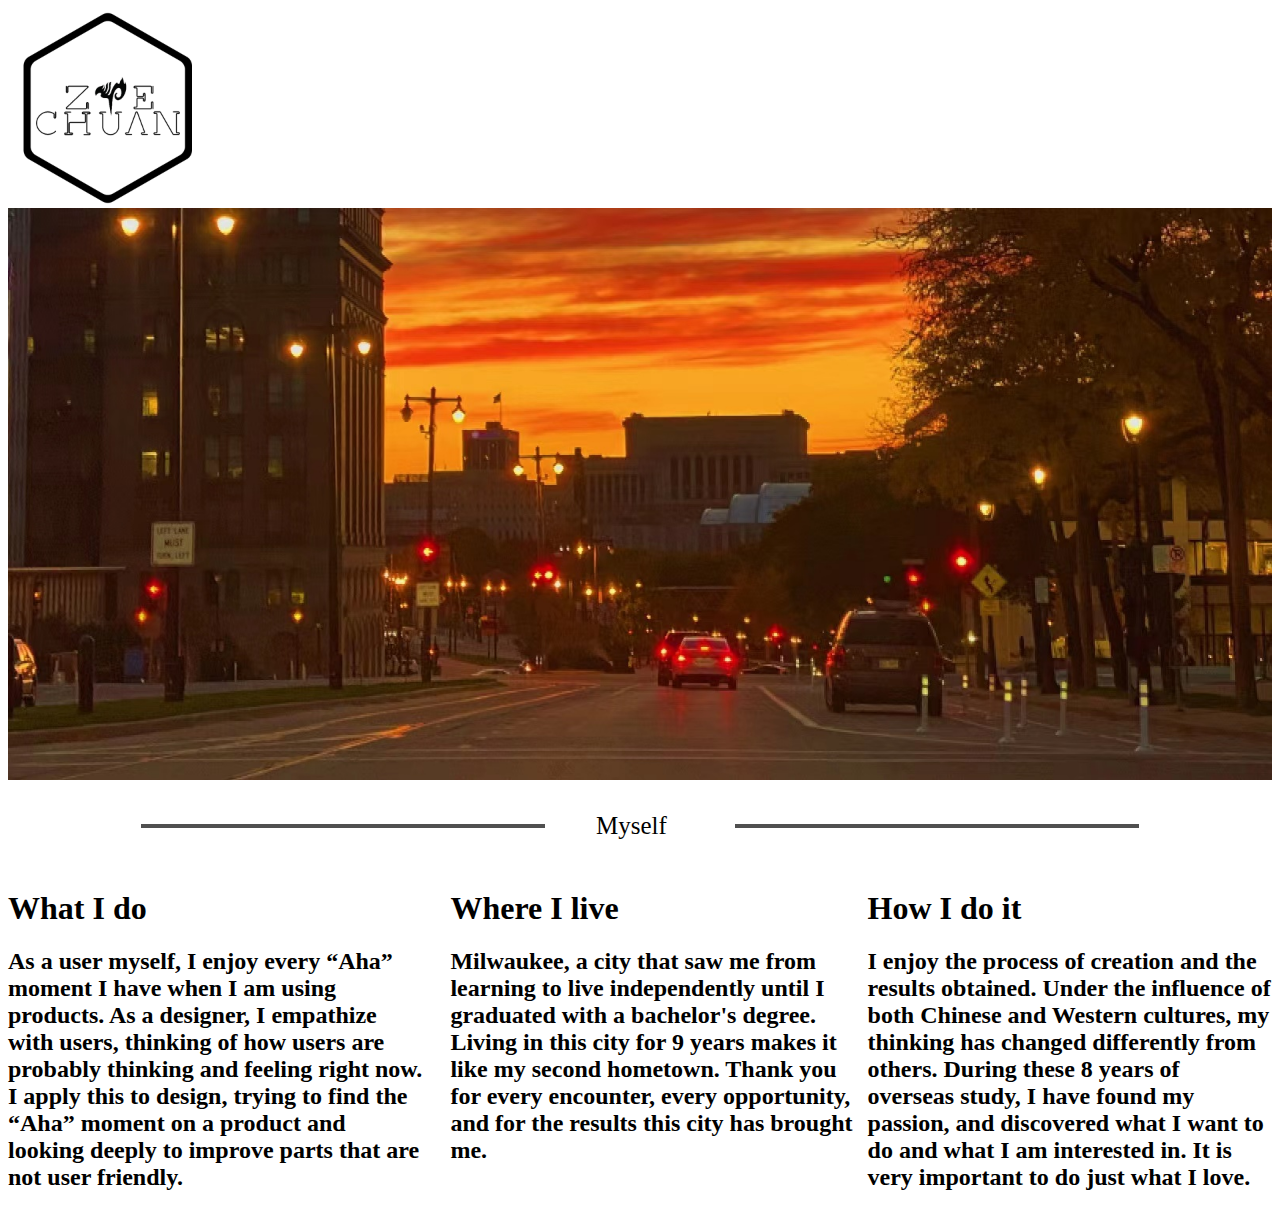
<file: about.html>
<!DOCTYPE html>
<html lang="en">
<head>
    <meta charset="UTF-8">
    <meta http-equiv="X-UA-Compatible" content="IE=edge">
    <meta name="viewport" content="width=device-width, initial-scale=1.0">
    <title>About Me</title>
</head>
<body>
    <div id="menu" style="background-color:#ffffff;height:200px;width:100px;float:left;">
        <a href="index.html"><img src="assets/icons/icon1.png" alt="" style="width:200%"></a>
    </div>
    <div id="content" style="background-color: #ffffff; height:80%; width:100%;float:left; text-align: center;">
        <img src="assets/images/contact1.jpeg" alt="" style="width:100%">
    </div>
    <div id="content" style="background-color: #ffffff; height:100%; width:100%;float:left; text-align: left;">
        <table align="center"  border="0" width=1100 height=80 style="margin:0 auto;">
            <tr>
            <td>
        <hr style="border:2px double #505050" width="400" size="2" />
            </td>
            <td>
            <p style="color:#000000; font-size:25px;">
                Myself
            </p>
            </td>
            <td>
        <hr style="border:2px double #505050" width="400" size="2" />
            </td>
            </tr>
            </table>
            <div class="content" style="float: left;width: 33%;">
                <h1>What I do </h1>
                <h2>As a user myself, I enjoy every “Aha” moment I have when I am using products. As a designer, I empathize with users, thinking of how users are probably thinking and feeling right now. I apply this to design, trying to find the “Aha” moment on a product and looking deeply to improve parts that are not user friendly.</h2>
            </div>
            <div class="content" style="float:right;width: 32%;">
                <h1>How I do it</h1>
                <h2>I enjoy the process of creation and the results obtained. Under the influence of both Chinese and Western cultures, my thinking has changed differently from others. During these 8 years of overseas study, I have found my passion, and discovered what I want to do and what I am interested in. It is very important to do just what I love.</h2>
            </div>
            <div class="content" style="float:right;width:33%;">
                <h1>Where I live</h1>
                <h2>Milwaukee, a city that saw me from learning to live independently until I graduated with a bachelor's degree. Living in this city for 9 years makes it like my second hometown.
                    Thank you for every encounter, every opportunity, and for the results this city has brought me.</h2>
            </div>
        </div>
</body>
</html>
</file>
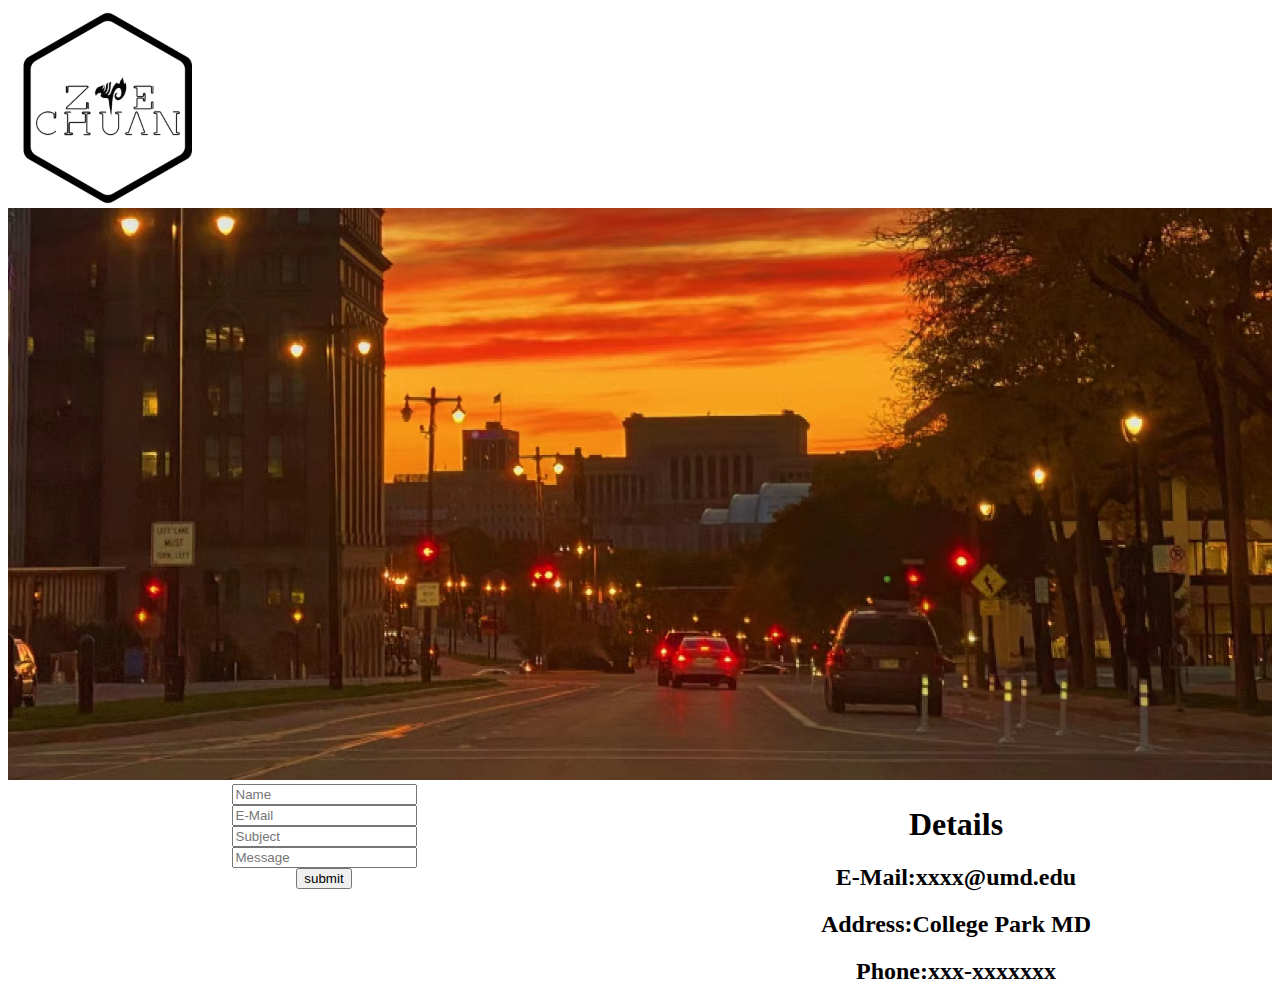
<file: contact.html>
<!DOCTYPE html>
<html lang="en">
<head>
    <meta charset="UTF-8">
    <meta http-equiv="X-UA-Compatible" content="IE=edge">
    <meta name="viewport" content="width=device-width, initial-scale=1.0">
    <title>Contact</title>
</head>
<body>
    <div id="menu" style="background-color:#ffffff;height:200px;width:100px;float:left;">
        <a href="index.html"><img src="assets/icons/icon1.png" alt="" style="width:200%"></a>
    </div>
    <div id="content" style="background-color: #ffffff; height:80%; width:100%;float:left; text-align: center;">
        <img src="assets/images/contact1.jpeg" alt="" style="width:100%">
    </div>
    <div id="content" style="background-color: #ffffff; height:80%; width:100%;float:left; text-align: center;">
        <div class="content" style="float: left;width: 50%;">
        <input type="text" name="name"  placeholder="Name"/></br>
        <input type="text" name="email"  placeholder="E-Mail"/></br>
        <input type="text" name="sub"  placeholder="Subject"/></br>
        <input type="text" name="msg"  placeholder="Message" /></br>
        <input type="submit" value="submit"/>
    </div>
    <div class="content" style="float: right;width: 50%;">
            <h1>Details</h1>
            <h2>E-Mail:xxxx@umd.edu</h2>
            <h2>Address:College Park MD</h2>
            <h2>Phone:xxx-xxxxxxx</h2>
    </div>
    </div>
</body>
</html>
</file>
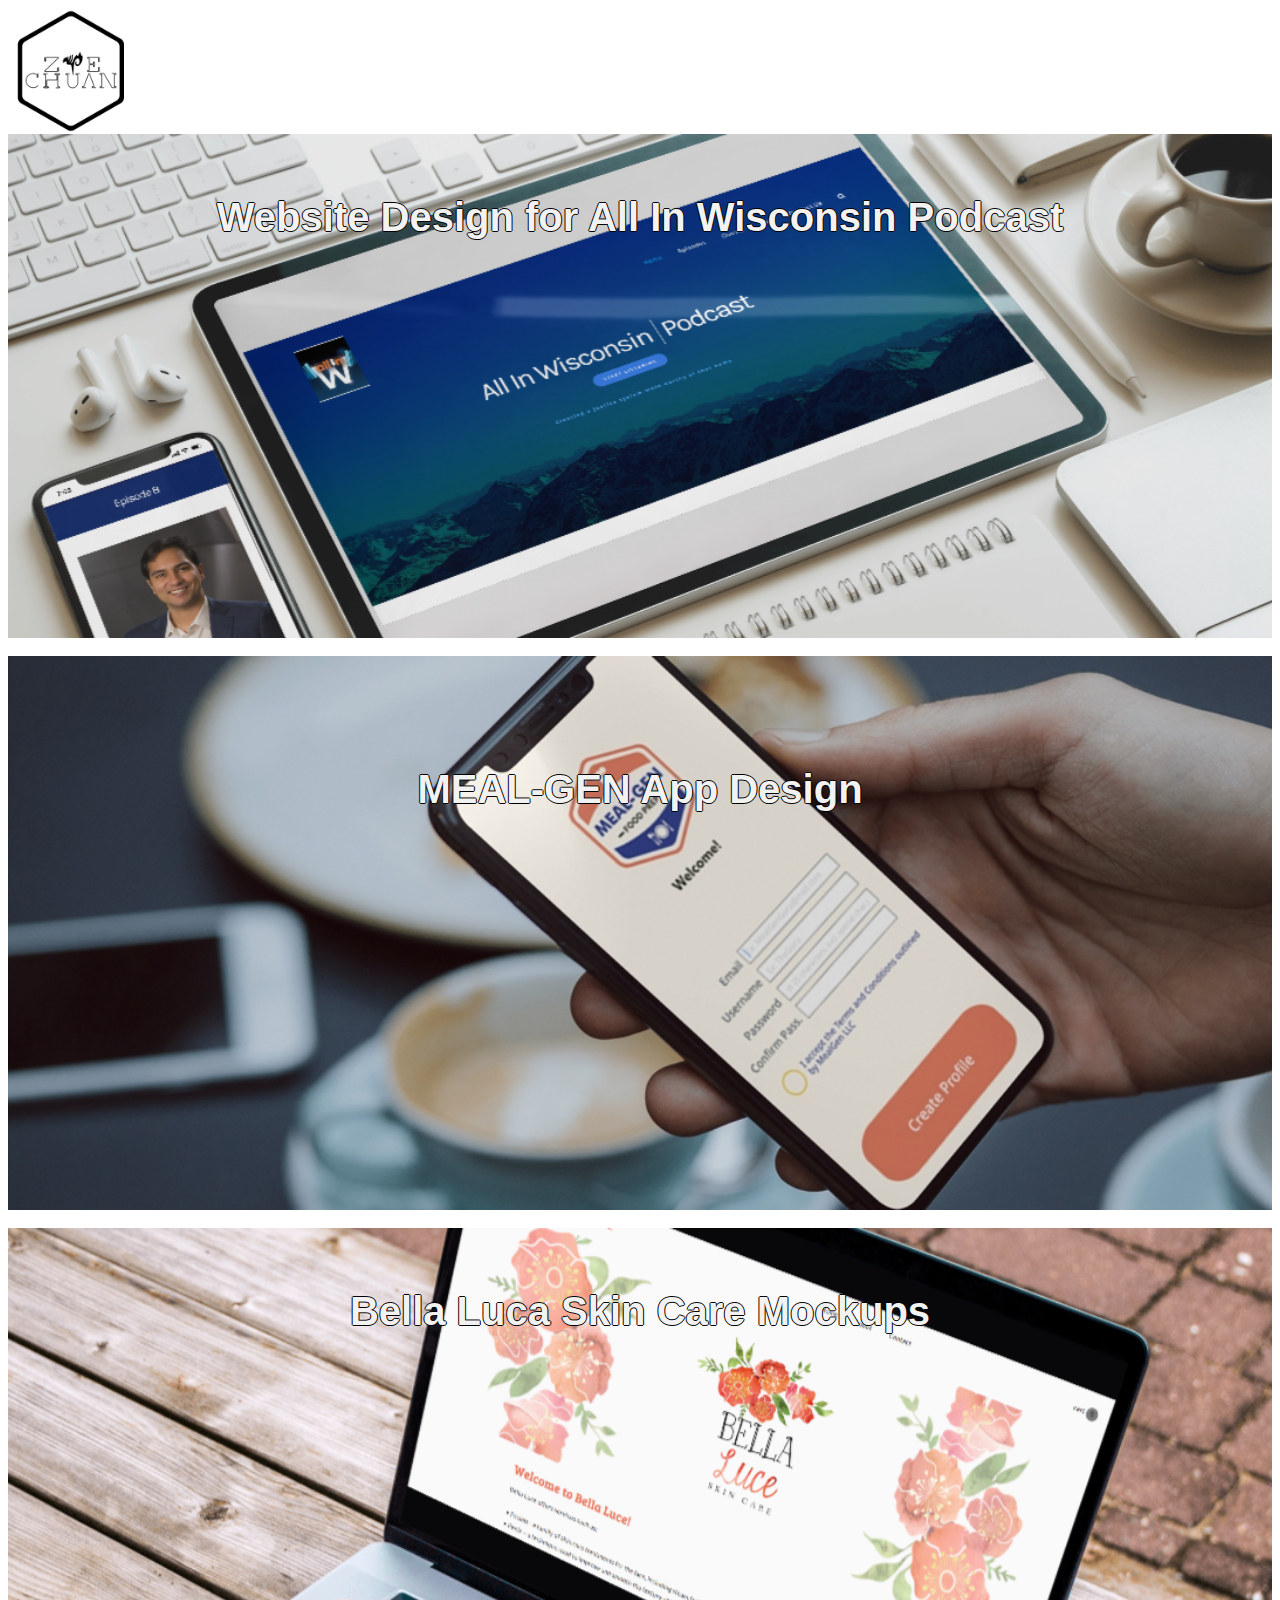
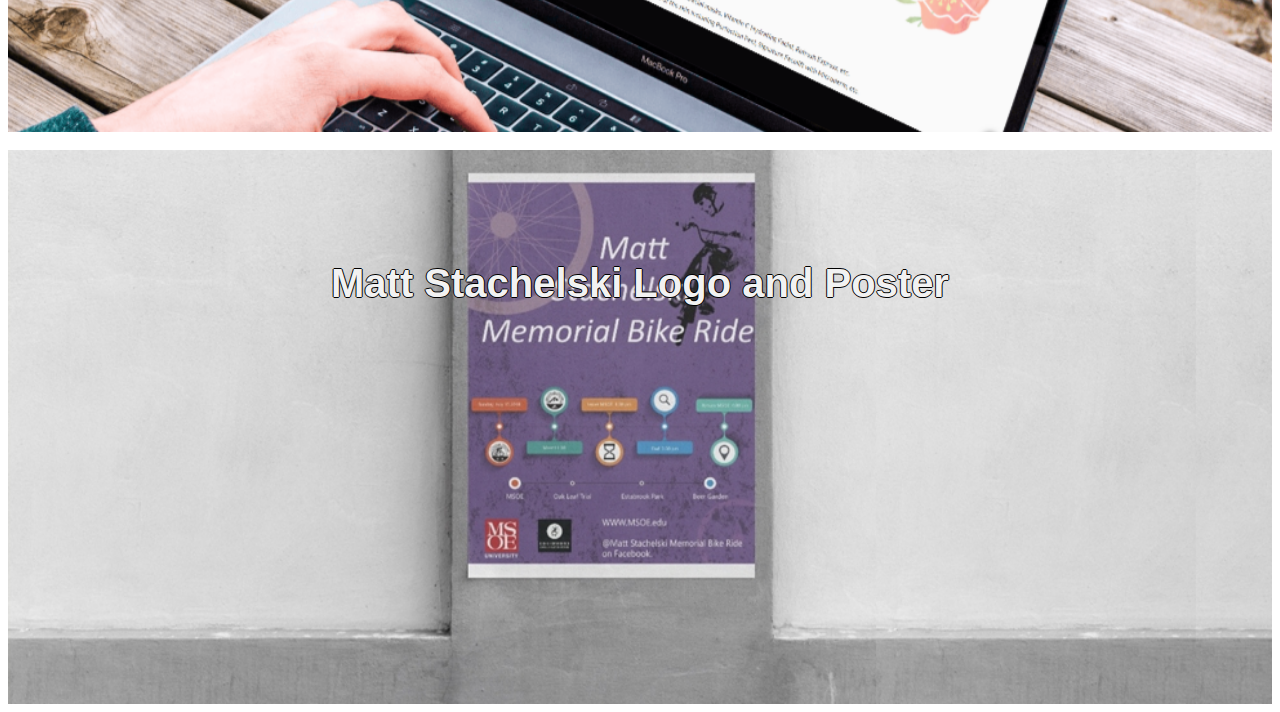
<file: portfolio.html>
<!DOCTYPE html>
<html lang="en">
<head>
    <meta charset="UTF-8">
    <meta http-equiv="X-UA-Compatible" content="IE=edge">
    <meta name="viewport" content="width=device-width, initial-scale=1.0">
    <link rel="stylesheet" href="assets/css/styles.css">
    <title>Portfolio</title>
</head>
<body>
    <a href="index.html"><img src="assets/icons/icon1.png" alt="" style="width:10%"></a>
    <!--li><a href="2021.html">Website Design for All In Wisconsin Podcast</a></li>
    <li><a href="2020.html">MEAL-GEN App Design</a></li>
    <li><a href="2019.html">Bella Luca Skin Care Mockups</a></li>
    <li><a href="2018.html">Matt Stachelski Logo and Poster</a></li-->
    <div class="myProj">
        <a href="2021.html"><img src="assets/images/p1.png" alt="" style="width:100%"><div class="text2">Website Design for All In Wisconsin Podcast</div></a>
      </div>
      <br>
      <div class="myProj">
        <a href="2020.html"><img src="assets/images/p2.jpg" alt="" style="width:100%"><div class="text2">MEAL-GEN App Design</div></a>
      </div>
      <br>
      <div class="myProj">
        <a href="2019.html"><img src="assets/images/p3.png" alt="" style="width:100%"><div class="text2">Bella Luca Skin Care Mockups</div></a>
      </div>
      <br>
      <div class="myProj">
        <a href="2018.html"><img src="assets/images/p4.jpg" alt="" style="width:100%"><div class="text2">Matt Stachelski Logo and Poster</div></a>
      </div>
</body>
</html>
</file>
<file: assets/css/styles.css>
* {box-sizing: border-box;}
body {font-family: Verdana, sans-serif;}
.mySlides {display: none;}
img {vertical-align: middle;}

/* Slideshow container */
.slideshow-container {
  max-width: 80%;
  position: relative;
  margin-left: 20%;
}
.myProj{
    max-width: 100%;
  position: relative;
  margin: auto;
}
/* Caption text */
.text {
    font-weight: bold;
  color: #f2f2f2;
  font-size: 40px;
  padding: 8px 12px;
  position: absolute;
  bottom: 390px;
  width: 100%;
  text-align: center;
}
.text1 {
    color: #f2f2f2;
    font-size: 25px;
    padding: 8px 12px;
    position: absolute;
    bottom: 340px;
    width: 100%;
    text-align: center;
  }
  .text2 {
    text-shadow: -1px 0 black, 0 1px black, 1px 0 black, 0 -1px black;
    font-weight: bold;
  color: #f2f2f2;
  font-size: 40px;
  padding: 8px 12px;
  position: absolute;
  bottom: 390px;
  width: 100%;
  text-align: center;
}
.active {
  background-color: #717171;
}

/* Fading animation */
.fade {
  animation-name: fade;
  animation-duration: 2s;
}

@keyframes fade {
  from {opacity: .4} 
  to {opacity: 1}
}

/* On smaller screens, decrease text size */
@media only screen and (max-width: 300px) {
  .text {font-size: 11px}
}
</file>
